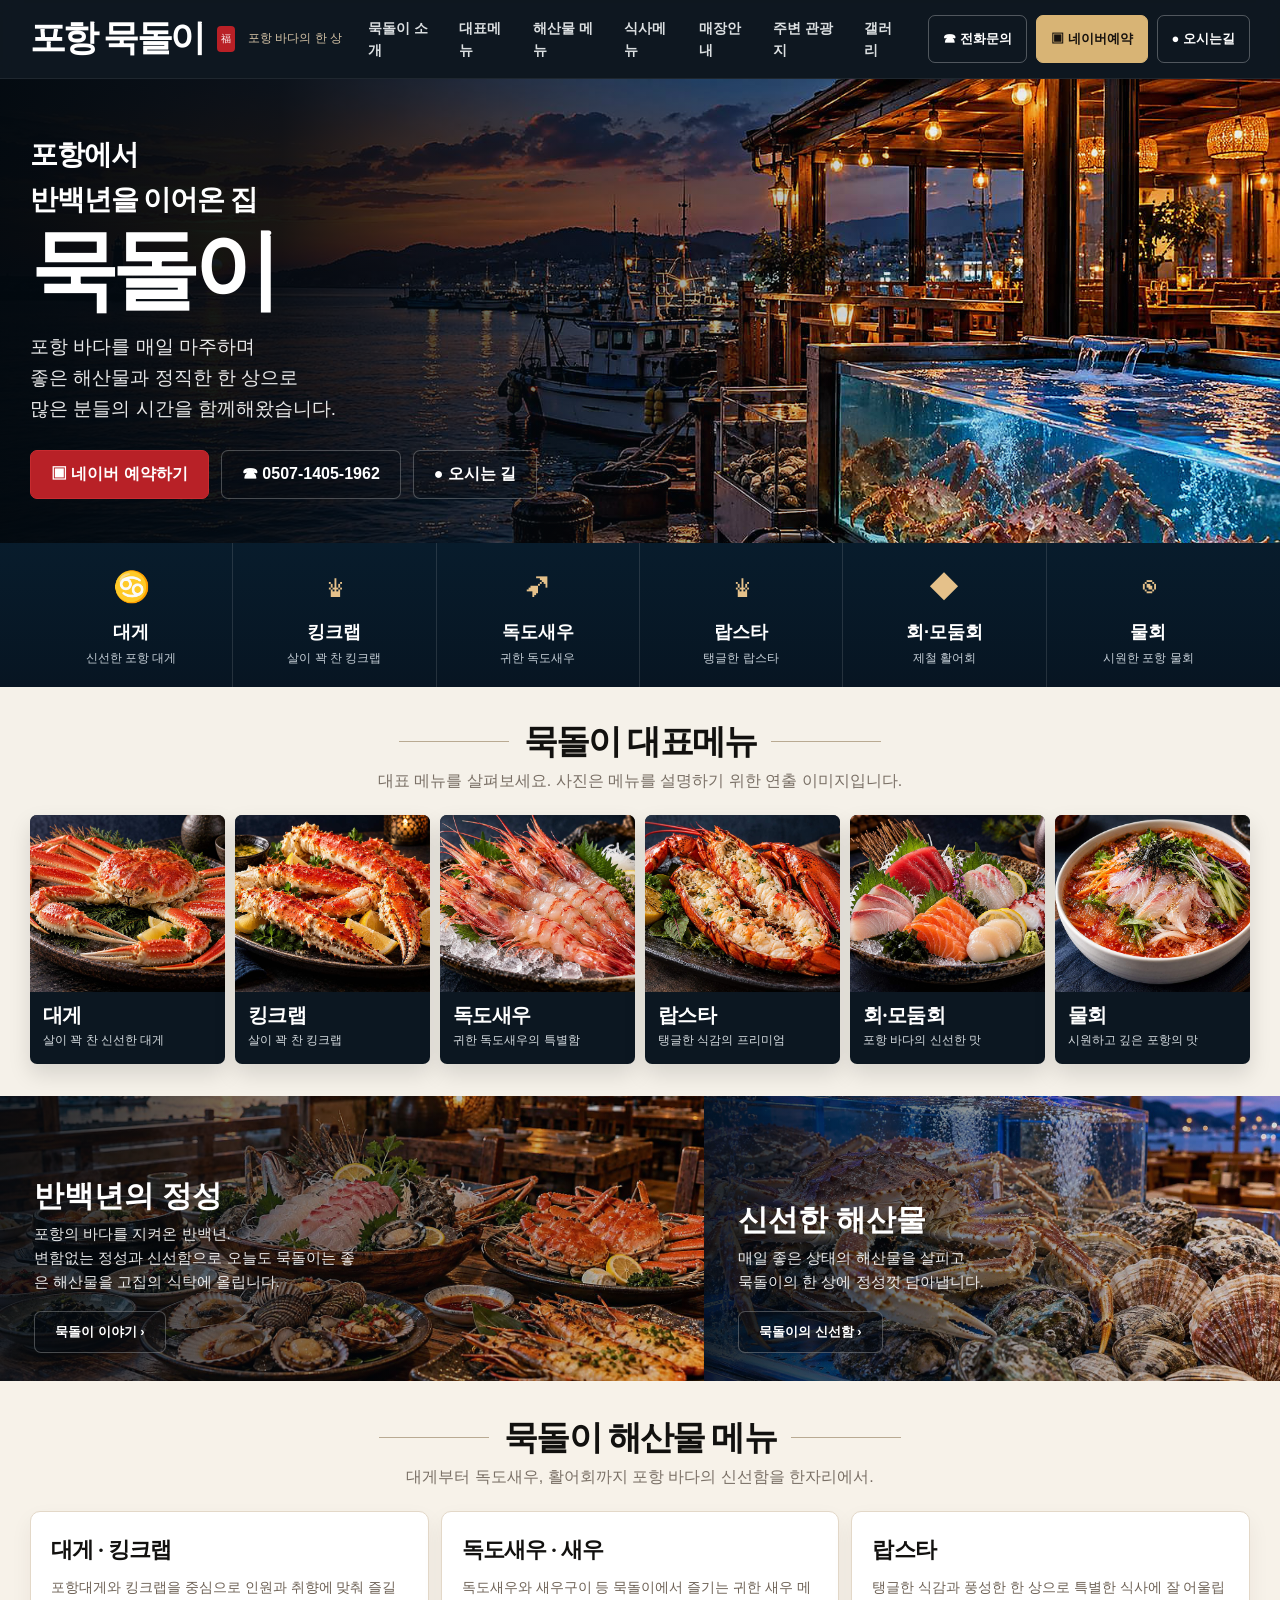
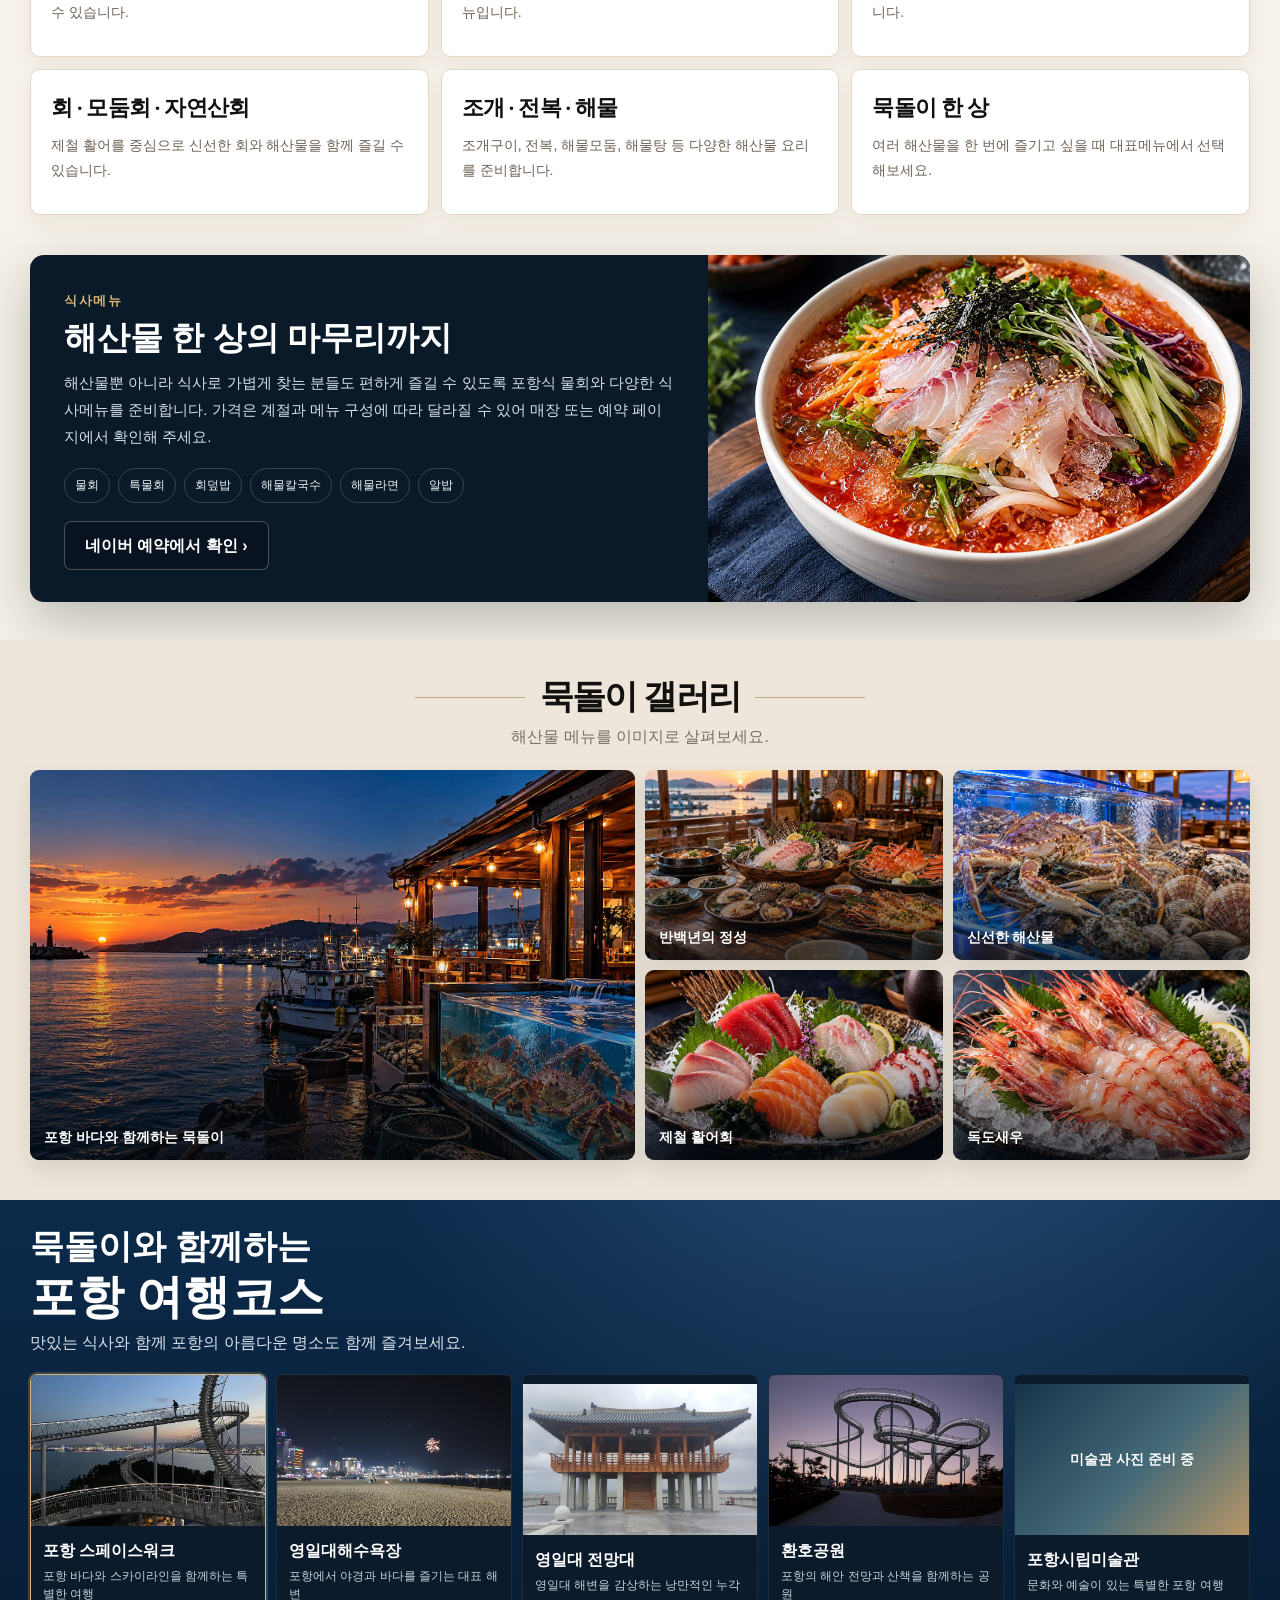
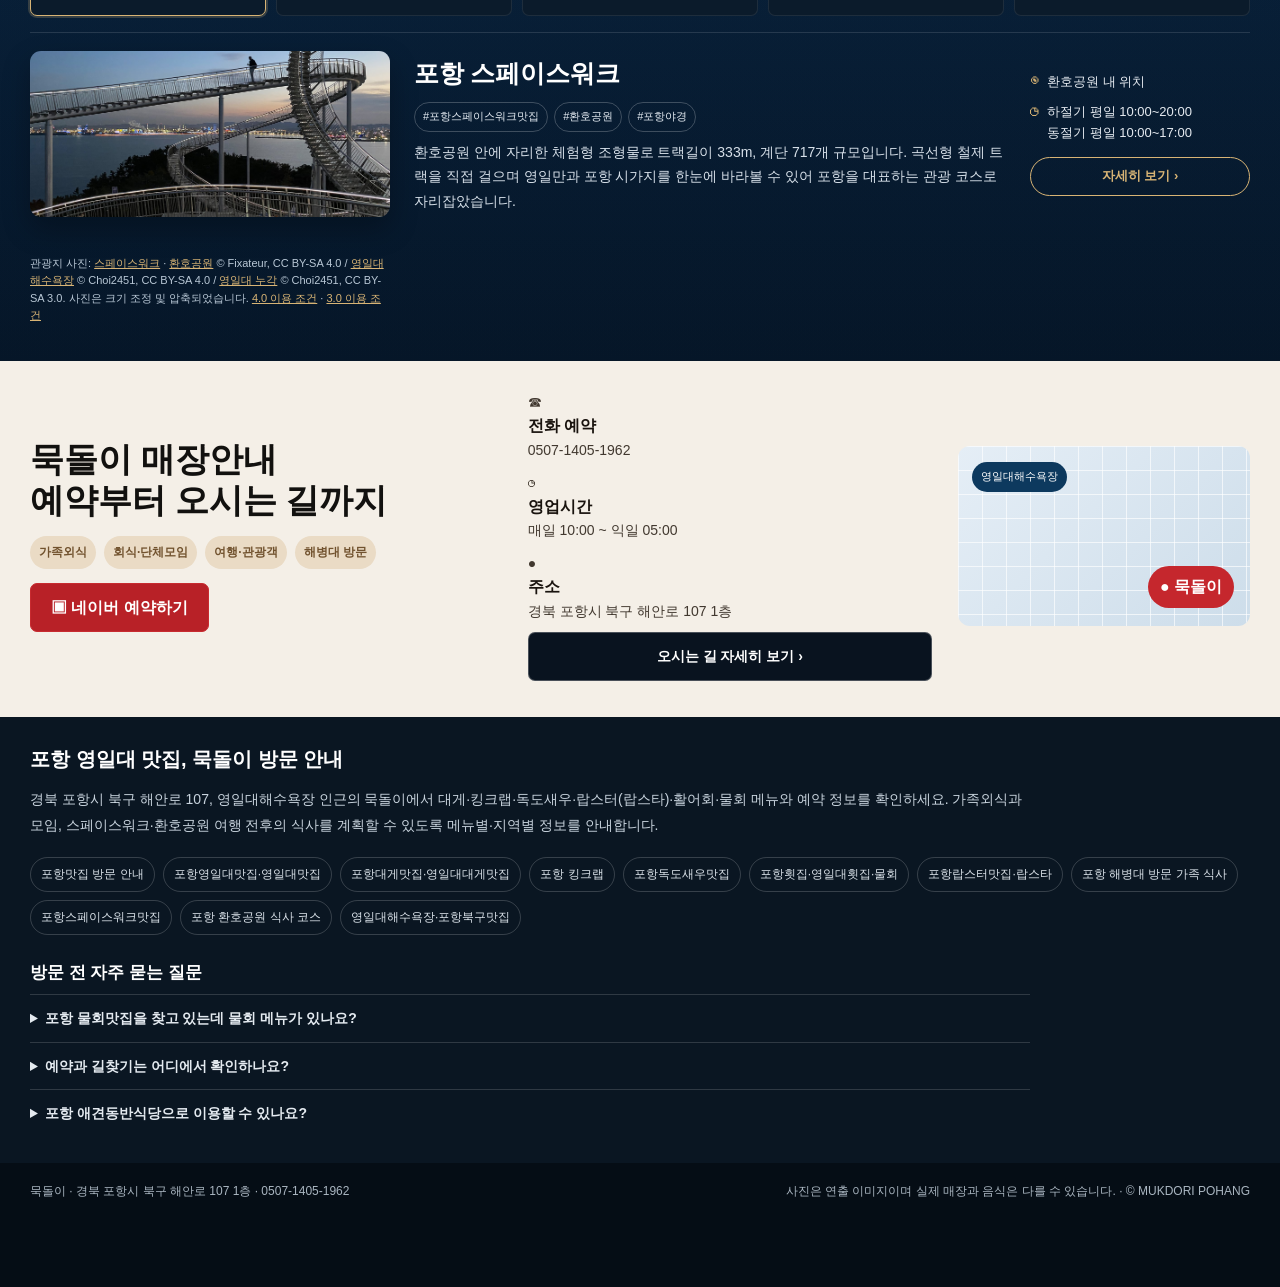
<file: index.html>
<!DOCTYPE html>
<html lang="ko"><head><meta charset="utf-8"/><meta content="width=device-width,initial-scale=1" name="viewport"/>
<title>포항 묵돌이 | 영일대 대게·독도새우·랍스터·횟집 맛집</title>


<meta name="naver-site-verification" content="5398d521da37b726388c5eb746aa3b7febbb604d" />
<link href="/style.css?v=20260929b" rel="stylesheet"/>



<meta name="description" content="포항 북구 영일대해수욕장 인근 해산물 식당 묵돌이. 대게, 킹크랩, 독도새우, 랍스터, 활어회, 물회 메뉴와 스페이스워크 관광 코스, 위치와 예약 정보를 확인하세요.">
<meta name="robots" content="index,follow,max-image-preview:large">
<link rel="canonical" href="https://mukdori-pohang.vercel.app/">
<meta property="og:title" content="포항 묵돌이 | 영일대 대게·독도새우·랍스터·횟집 맛집">
<meta property="og:description" content="포항 북구 영일대해수욕장 인근 해산물 식당 묵돌이. 대게, 킹크랩, 독도새우, 랍스터, 활어회, 물회 메뉴와 스페이스워크 관광 코스, 위치와 예약 정보를 확인하세요.">
<meta property="og:type" content="website">
<meta property="og:url" content="https://mukdori-pohang.vercel.app/">
<meta property="og:site_name" content="포항 묵돌이">
<meta property="og:locale" content="ko_KR">
<meta property="og:image" content="https://mukdori-pohang.vercel.app/assets/hero.jpg">
<meta property="og:image:alt" content="묵돌이 해산물 한 상 연출 이미지">
<meta name="twitter:card" content="summary_large_image">
<meta name="twitter:title" content="포항 묵돌이 | 영일대 대게·독도새우·랍스터·횟집 맛집">
<meta name="twitter:description" content="포항 북구 영일대해수욕장 인근 해산물 식당 묵돌이. 대게, 킹크랩, 독도새우, 랍스터, 활어회, 물회 메뉴와 스페이스워크 관광 코스, 위치와 예약 정보를 확인하세요.">
<meta name="twitter:image" content="https://mukdori-pohang.vercel.app/assets/hero.jpg">
<script type="application/ld+json">{"@context":"https://schema.org","@type":"Restaurant","@id":"https://mukdori-pohang.vercel.app/#restaurant","name":"묵돌이","alternateName":"포항 묵돌이","url":"https://mukdori-pohang.vercel.app/","description":"포항 북구 영일대해수욕장 인근 해산물 식당 묵돌이. 대게, 킹크랩, 독도새우, 랍스터, 활어회, 물회 메뉴와 스페이스워크 관광 코스, 위치와 예약 정보를 확인하세요.","telephone":"0507-1405-1962","address":{"@type":"PostalAddress","streetAddress":"해안로 107 1층","addressLocality":"포항시 북구","addressRegion":"경상북도","addressCountry":"KR"},"servesCuisine":["해산물","대게","킹크랩","독도새우","랍스터","활어회","물회"],"image":"https://mukdori-pohang.vercel.app/assets/hero.jpg","hasMenu":"https://mukdori-pohang.vercel.app/#menu","acceptsReservations":"https://naver.me/xYQTdLoP","sameAs":["https://naver.me/xYQTdLoP"]}</script>
</head><body>
<header class="header"><div class="wrap header-inner"><a class="brand" href="#top"><span class="brand-logo">포항 묵돌이</span><span class="brand-stamp">福</span><span class="brand-sub">포항 바다의 한 상</span></a><nav class="nav"><a href="#story">묵돌이 소개</a><a href="#menu">대표메뉴</a><a href="#seafood">해산물 메뉴</a><a href="#meals">식사메뉴</a><a href="#store">매장안내</a><a href="#travel">주변 관광지</a><a href="#gallery">갤러리</a></nav><div class="head-actions"><a class="head-btn" href="tel:050714051962">☎ 전화문의</a><a class="head-btn gold" href="https://naver.me/xYQTdLoP" rel="noopener" target="_blank">▣ 네이버예약</a><a class="head-btn" href="#store">● 오시는길</a></div></div></header>
<main id="top">
<section class="hero"><div class="hero-inner"><div class="hero-copy"><div class="hero-kicker">포항에서<br/>반백년을 이어온 집</div><h1 class="hero-title">묵돌이</h1><p class="hero-desc">포항 바다를 매일 마주하며<br/>좋은 해산물과 정직한 한 상으로<br/>많은 분들의 시간을 함께해왔습니다.</p><div class="hero-actions"><a class="btn red" href="https://naver.me/xYQTdLoP" rel="noopener" target="_blank">▣ 네이버 예약하기</a><a class="btn" href="tel:050714051962">☎ 0507-1405-1962</a><a class="btn" href="#store">● 오시는 길</a></div></div></div></section>
<section class="quick"><div class="wrap quick-grid"><a class="quick-item" href="#seafood"><span class="quick-icon">♋</span><b>대게</b><small>신선한 포항 대게</small></a><a class="quick-item" href="#seafood"><span class="quick-icon">♛</span><b>킹크랩</b><small>살이 꽉 찬 킹크랩</small></a><a class="quick-item" href="#seafood"><span class="quick-icon">➶</span><b>독도새우</b><small>귀한 독도새우</small></a><a class="quick-item" href="#seafood"><span class="quick-icon">♛</span><b>랍스타</b><small>탱글한 랍스타</small></a><a class="quick-item" href="#seafood"><span class="quick-icon">◆</span><b>회·모둠회</b><small>제철 활어회</small></a><a class="quick-item" href="#menu"><span class="quick-icon">◉</span><b>물회</b><small>시원한 포항 물회</small></a></div></section>
<section class="section" id="menu"><div class="wrap"><div class="section-head"><div class="rule"><h2>묵돌이 대표메뉴</h2></div><p>대표 메뉴를 살펴보세요. 사진은 메뉴를 설명하기 위한 연출 이미지입니다.</p></div><div class="menu-grid"><div class="menu-card"><div class="menu-photo" style="background-image:url('assets/menu-daege.jpg?v=20260929b')"></div><div class="menu-body"><b>대게</b><small>살이 꽉 찬 신선한 대게</small></div></div><div class="menu-card"><div class="menu-photo" style="background-image:url('assets/menu-kingcrab.jpg?v=20260929b')"></div><div class="menu-body"><b>킹크랩</b><small>살이 꽉 찬 킹크랩</small></div></div><div class="menu-card"><div class="menu-photo" style="background-image:url('assets/menu-dokdo.jpg?v=20260929b')"></div><div class="menu-body"><b>독도새우</b><small>귀한 독도새우의 특별함</small></div></div><div class="menu-card"><div class="menu-photo" style="background-image:url('assets/menu-lobster.jpg?v=20260929b')"></div><div class="menu-body"><b>랍스타</b><small>탱글한 식감의 프리미엄</small></div></div><div class="menu-card"><div class="menu-photo" style="background-image:url('assets/menu-sashimi.jpg?v=20260929b')"></div><div class="menu-body"><b>회·모둠회</b><small>포항 바다의 신선한 맛</small></div></div><div class="menu-card"><div class="menu-photo" style="background-image:url('assets/menu-mulhoe.jpg?v=20260929b')"></div><div class="menu-body"><b>물회</b><small>시원하고 깊은 포항의 맛</small></div></div></div></section>
<section class="story-feature" id="story"><div class="feature-pair"><div class="feature legacy"><div class="feature-copy"><h3>반백년의 정성</h3><p>포항의 바다를 지켜온 반백년.<br/>변함없는 정성과 신선함으로 오늘도 묵돌이는 좋은 해산물을 고집의 식탁에 올립니다.</p><a class="btn" href="#story">묵돌이 이야기 ›</a></div></div><div class="feature tank"><div class="feature-copy"><h3>신선한 해산물</h3><p>매일 좋은 상태의 해산물을 살피고<br/>묵돌이의 한 상에 정성껏 담아냅니다.</p><a class="btn" href="#menu">묵돌이의 신선함 ›</a></div></div></div></section>
<section class="info-section" id="seafood"><div class="wrap"><div class="section-head"><div class="rule"><h2>묵돌이 해산물 메뉴</h2></div><p>대게부터 독도새우, 활어회까지 포항 바다의 신선함을 한자리에서.</p></div><div class="info-card-grid">
<div class="info-card"><b>대게 · 킹크랩</b><p>포항대게와 킹크랩을 중심으로 인원과 취향에 맞춰 즐길 수 있습니다.</p></div>
<div class="info-card"><b>독도새우 · 새우</b><p>독도새우와 새우구이 등 묵돌이에서 즐기는 귀한 새우 메뉴입니다.</p></div>
<div class="info-card"><b>랍스타</b><p>탱글한 식감과 풍성한 한 상으로 특별한 식사에 잘 어울립니다.</p></div>
<div class="info-card"><b>회 · 모둠회 · 자연산회</b><p>제철 활어를 중심으로 신선한 회와 해산물을 함께 즐길 수 있습니다.</p></div>
<div class="info-card"><b>조개 · 전복 · 해물</b><p>조개구이, 전복, 해물모둠, 해물탕 등 다양한 해산물 요리를 준비합니다.</p></div>
<div class="info-card"><b>묵돌이 한 상</b><p>여러 해산물을 한 번에 즐기고 싶을 때 대표메뉴에서 선택해보세요.</p></div>
</div>

</div></section>
<section class="meal-section" id="meals"><div class="wrap meal-wrap"><div class="meal-copy"><span class="eyebrow-text">식사메뉴</span><h2>해산물 한 상의 마무리까지</h2><p>해산물뿐 아니라 식사로 가볍게 찾는 분들도 편하게 즐길 수 있도록 포항식 물회와 다양한 식사메뉴를 준비합니다. 가격은 계절과 메뉴 구성에 따라 달라질 수 있어 매장 또는 예약 페이지에서 확인해 주세요.</p><div class="meal-tags"><span>물회</span><span>특물회</span><span>회덮밥</span><span>해물칼국수</span><span>해물라면</span><span>알밥</span></div><a class="btn dark" href="https://naver.me/xYQTdLoP" rel="noopener" target="_blank">네이버 예약에서 확인 ›</a></div><div class="meal-photo" style="background-image:url('assets/menu-mulhoe.jpg?v=20260929b')"></div></div></section>
<section class="gallery-section" id="gallery"><div class="wrap"><div class="section-head"><div class="rule"><h2>묵돌이 갤러리</h2></div><p>해산물 메뉴를 이미지로 살펴보세요.</p></div><div class="gallery-grid"><div class="gallery-item wide" style="background-image:url('assets/hero.jpg?v=20260929b')"><span>포항 바다와 함께하는 묵돌이</span></div><div class="gallery-item" style="background-image:url('assets/legacy.jpg?v=20260929b')"><span>반백년의 정성</span></div><div class="gallery-item" style="background-image:url('assets/tank.jpg?v=20260929b')"><span>신선한 해산물</span></div><div class="gallery-item" style="background-image:url('assets/menu-sashimi.jpg?v=20260929b')"><span>제철 활어회</span></div><div class="gallery-item" style="background-image:url('assets/menu-dokdo.jpg?v=20260929b')"><span>독도새우</span></div></div></div></section>
<section class="travel" id="travel"><div class="wrap travel-inner"><div class="travel-head"><h2>묵돌이와 함께하는<span>포항 여행코스</span></h2><p>맛있는 식사와 함께 포항의 아름다운 명소도 함께 즐겨보세요.</p></div><div class="tour-card-grid" id="tourCards">
<button class="tour-card active" data-id="spacewalk"><div class="tour-photo" style="background-image:url('assets/tour-spacewalk.jpg?v=20260929b')"></div><div class="tour-body"><b>포항 스페이스워크</b><small>포항 바다와 스카이라인을 함께하는 특별한 여행</small></div></button>
<button class="tour-card" data-id="beach"><div class="tour-photo" style="background-image:url('assets/tour-beach.jpg?v=20260929b')"></div><div class="tour-body"><b>영일대해수욕장</b><small>포항에서 야경과 바다를 즐기는 대표 해변</small></div></button>
<button class="tour-card" data-id="observatory"><div class="tour-photo" style="background-image:url('assets/tour-observatory.jpg?v=20260929b')"></div><div class="tour-body"><b>영일대 전망대</b><small>영일대 해변을 감상하는 낭만적인 누각</small></div></button>
<button class="tour-card" data-id="hwanho"><div class="tour-photo" style="background-image:url('assets/tour-hwanho.jpg?v=20260929b')"></div><div class="tour-body"><b>환호공원</b><small>포항의 해안 전망과 산책을 함께하는 공원</small></div></button>
<button class="tour-card" data-id="museum"><div class="tour-photo" style="background-image:url('assets/tour-museum.jpg?v=20260929b')"></div><div class="tour-body"><b>포항시립미술관</b><small>문화와 예술이 있는 특별한 포항 여행</small></div></button>
</div><div class="tour-detail"><div class="detail-image" id="tourDetailImage" style="background-image:url('assets/tour-spacewalk.jpg?v=20260929b')"></div><div class="detail-text"><h3 id="tourTitle">포항 스페이스워크</h3><div class="hashes" id="tourHashes"><span class="hash">#포항스페이스워크맛집</span><span class="hash">#환호공원</span><span class="hash">#포항야경</span></div><p id="tourDesc">환호공원 안에 자리한 체험형 조형물로 트랙길이 333m, 계단 717개 규모입니다. 곡선형 철제 트랙을 직접 걸으며 영일만과 포항 시가지를 한눈에 바라볼 수 있어 포항을 대표하는 관광 코스로 자리잡았습니다.</p></div><div class="detail-meta" id="tourMeta"><div class="meta-row"><span class="meta-icon">◉</span><span>환호공원 내 위치</span></div><div class="meta-row"><span class="meta-icon">◷</span><span>하절기 평일 10:00~20:00<br/>동절기 평일 10:00~17:00</span></div><a class="meta-btn" href="https://map.naver.com/p/search/%ED%8F%AC%ED%95%AD%20%EC%8A%A4%ED%8E%98%EC%9D%B4%EC%8A%A4%EC%9B%8C%ED%81%AC" id="tourMap" rel="noopener" target="_blank">자세히 보기 ›</a></div><p class="photo-credits">관광지 사진: <a href="https://commons.wikimedia.org/wiki/File:SpaceWalk_(walkable_sculpture,_Pohang_2021)_Mutter_Genth_03.jpg" target="_blank" rel="noopener">스페이스워크</a> · <a href="https://commons.wikimedia.org/wiki/File:SpaceWalk_(walkable_sculpture,_Pohang_2021)_Mutter_Genth_01.jpg" target="_blank" rel="noopener">환호공원</a> © Fixateur, CC BY-SA 4.0 / <a href="https://commons.wikimedia.org/wiki/File:Yeongildae_Beach_at_night_on_March_2nd,_2019.jpg" target="_blank" rel="noopener">영일대해수욕장</a> © Choi2451, CC BY-SA 4.0 / <a href="https://commons.wikimedia.org/wiki/File:Yeongildae_Pavilion_on_September_19th,_2016.jpg" target="_blank" rel="noopener">영일대 누각</a> © Choi2451, CC BY-SA 3.0. 사진은 크기 조정 및 압축되었습니다. <a href="https://creativecommons.org/licenses/by-sa/4.0/" target="_blank" rel="noopener">4.0 이용 조건</a> · <a href="https://creativecommons.org/licenses/by-sa/3.0/" target="_blank" rel="noopener">3.0 이용 조건</a></p></div></section>
<section class="visit" id="store"><div class="wrap visit-grid"><div><h2>묵돌이 매장안내<br/>예약부터 오시는 길까지</h2><div class="chips"><span class="chip">가족외식</span><span class="chip">회식·단체모임</span><span class="chip">여행·관광객</span><span class="chip">해병대 방문</span></div><a class="btn red" href="https://naver.me/xYQTdLoP" rel="noopener" target="_blank">▣ 네이버 예약하기</a></div><div class="visit-info"><div>☎ <b>전화 예약</b>0507-1405-1962</div><div>◷ <b>영업시간</b>매일 10:00 ~ 익일 05:00</div><div>● <b>주소</b>경북 포항시 북구 해안로 107 1층</div><a class="btn dark" href="https://naver.me/xYQTdLoP" rel="noopener" target="_blank">오시는 길 자세히 보기 ›</a></div><div class="map-box"><div class="map-label">영일대해수욕장</div><div class="map-pin">● 묵돌이</div></div></div></section>
<section class="seo-band" id="visit-guide"><div class="wrap"><h2>포항 영일대 맛집, 묵돌이 방문 안내</h2>
<p class="seo-intro">경북 포항시 북구 해안로 107, 영일대해수욕장 인근의 묵돌이에서 대게·킹크랩·독도새우·랍스터(랍스타)·활어회·물회 메뉴와 예약 정보를 확인하세요. 가족외식과 모임, 스페이스워크·환호공원 여행 전후의 식사를 계획할 수 있도록 메뉴별·지역별 정보를 안내합니다.</p>
<nav class="seo-links" aria-label="메뉴와 포항 여행별 상세 안내"><a href="/pohang-matjip/">포항맛집 방문 안내</a><a href="/yeongildae-matjip/">포항영일대맛집·영일대맛집</a><a href="/pohang-daegae/">포항대게맛집·영일대대게맛집</a><a href="/pohang-kingcrab/">포항 킹크랩</a><a href="/pohang-dokdo-shrimp/">포항독도새우맛집</a><a href="/pohang-hoetjip/">포항횟집·영일대횟집·물회</a><a href="/pohang-lobster/">포항랍스터맛집·랍스타</a><a href="/pohang-marine-matjip/">포항 해병대 방문 가족 식사</a><a href="/spacewalk-matjip/">포항스페이스워크맛집</a><a href="/hwanho-park-matjip/">포항 환호공원 식사 코스</a><a href="/yeongildae-beach-matjip/">영일대해수욕장·포항북구맛집</a></nav>
<div class="seo-faq"><h3>방문 전 자주 묻는 질문</h3>
<details><summary>포항 물회맛집을 찾고 있는데 물회 메뉴가 있나요?</summary><p>홈페이지에 물회·특물회와 식사 메뉴를 소개하고 있습니다. 당일 주문 가능 여부와 가격은 전화 또는 네이버 예약 페이지에서 확인해 주세요.</p></details>
<details><summary>예약과 길찾기는 어디에서 확인하나요?</summary><p>기존 네이버 예약 버튼에서 매장 정보를 확인하거나 0507-1405-1962로 문의할 수 있습니다. 매장은 경북 포항시 북구 해안로 107, 1층입니다.</p></details>
<details><summary>포항 애견동반식당으로 이용할 수 있나요?</summary><p>반려견 동반 가능 여부와 좌석·이동장 등 이용 조건은 방문 전에 매장으로 문의해 주세요.</p></details>
</div></div></section>
</main><footer class="footer"><div class="wrap footer-in"><div>묵돌이 · 경북 포항시 북구 해안로 107 1층 · 0507-1405-1962</div><div>사진은 연출 이미지이며 실제 매장과 음식은 다를 수 있습니다. · © MUKDORI POHANG</div></div></footer><div class="mobile-bar"><a href="tel:050714051962">☎ 전화</a><a href="https://naver.me/xYQTdLoP" rel="noopener" target="_blank">▣ 예약</a><a href="#store">● 길찾기</a></div>
<script>
const tours={
spacewalk:{title:'포항 스페이스워크',img:'assets/tour-spacewalk.jpg?v=20260929b',hashes:['#포항스페이스워크맛집','#환호공원','#포항야경'],desc:'환호공원 안에 자리한 체험형 조형물로 트랙길이 333m, 계단 717개 규모입니다. 곡선형 철제 트랙을 직접 걸으며 영일만과 포항 시가지를 한눈에 바라볼 수 있어 포항을 대표하는 관광 코스로 자리잡았습니다.',meta:['환호공원 내 위치','하절기 평일 10:00~20:00 · 주말/휴일 10:00~21:00','동절기 평일 10:00~17:00 · 주말/휴일 10:00~18:00'],url:'https://map.naver.com/p/search/%ED%8F%AC%ED%95%AD%20%EC%8A%A4%ED%8E%98%EC%9D%B4%EC%8A%A4%EC%9B%8C%ED%81%AC'},
beach:{title:'영일대해수욕장',img:'assets/tour-beach.jpg?v=20260929b',hashes:['#포항영일대해수욕장맛집','#포항영일대맛집','#영일대야경'],desc:'포항을 대표하는 도심형 해변입니다. 포스코 야경과 바다 풍경, 해상누각이 어우러져 낮에는 산책, 밤에는 야경을 즐기기 좋습니다. 묵돌이와 같은 해안로 동선에서 함께 즐기기 좋은 대표 코스입니다.',meta:['포항시 북구 영일대 일원','2026 해수욕장 개장 7월 11일~8월 23일','해상누각·야경·산책'],url:'https://map.naver.com/p/search/%EC%98%81%EC%9D%BC%EB%8C%80%ED%95%B4%EC%88%98%EC%9A%95%EC%9E%A5'},
observatory:{title:'영일대 전망대 · 해상누각',img:'assets/tour-observatory.jpg?v=20260929b',hashes:['#영일대맛집','#포항야경','#영일대해상누각'],desc:'영일대해수욕장의 상징적인 해상누각입니다. 바다 위에서 포항의 해안선과 야경을 감상할 수 있어 산책 코스의 포인트로 사랑받습니다. 식사 전후 가볍게 걷기 좋은 거리입니다.',meta:['영일대해수욕장 내','바다 위 누각 전망','야경 추천'],url:'https://map.naver.com/p/search/%EC%98%81%EC%9D%BC%EB%8C%80%20%ED%95%B4%EC%83%81%EB%88%84%EA%B0%81'},
hwanho:{title:'환호공원',img:'assets/tour-hwanho.jpg?v=20260929b',hashes:['#포항환호공원맛집','#포항스페이스워크','#포항산책'],desc:'해안 절벽과 수목, 바다 전망을 함께 즐길 수 있는 포항의 대표 공원입니다. 산책로와 전망대, 포항시립미술관, 스페이스워크가 함께 있어 식사와 관광을 묶기 좋은 코스입니다.',meta:['경북 포항시 북구 환호공원길 30','산책로·전망대·시립미술관','스페이스워크 함께 방문'],url:'https://map.naver.com/p/search/%ED%99%98%ED%98%B8%EA%B3%B5%EC%9B%90'},
museum:{title:'포항시립미술관',img:'assets/tour-museum.jpg?v=20260929b',hashes:['#포항시립미술관','#환호공원','#포항문화여행'],desc:'환호공원 안에서 자연 산책과 함께 문화예술을 즐길 수 있는 공간입니다. 포항의 바다 풍경과 전시 관람을 한 일정에 묶기 좋아 날씨나 계절에 따라 여행 코스를 풍성하게 만들어줍니다.',meta:['환호공원 내 위치','전시·문화예술','산책과 함께 즐기는 코스'],url:'https://map.naver.com/p/search/%ED%8F%AC%ED%95%AD%EC%8B%9C%EB%A6%BD%EB%AF%B8%EC%88%A0%EA%B4%80'}
};
const cards=document.querySelectorAll('.tour-card');const title=document.getElementById('tourTitle');const desc=document.getElementById('tourDesc');const img=document.getElementById('tourDetailImage');const hashes=document.getElementById('tourHashes');const meta=document.getElementById('tourMeta');const map=document.getElementById('tourMap');
cards.forEach(card=>card.addEventListener('click',()=>{cards.forEach(c=>c.classList.remove('active'));card.classList.add('active');const t=tours[card.dataset.id];title.textContent=t.title;desc.textContent=t.desc;img.style.backgroundImage=`url('${t.img}')`;img.parentElement.classList.toggle('no-photo',card.dataset.id==='museum');hashes.innerHTML=t.hashes.map(h=>`<span class="hash">${h}</span>`).join('');meta.innerHTML=t.meta.map((m,i)=>`<div class="meta-row"><span class="meta-icon">${i===1?'◷':'◉'}</span><span>${m}</span></div>`).join('')+`<a class="meta-btn" href="${t.url}" target="_blank" rel="noopener">자세히 보기 ›</a>`;}));
</script></body></html>
</file>
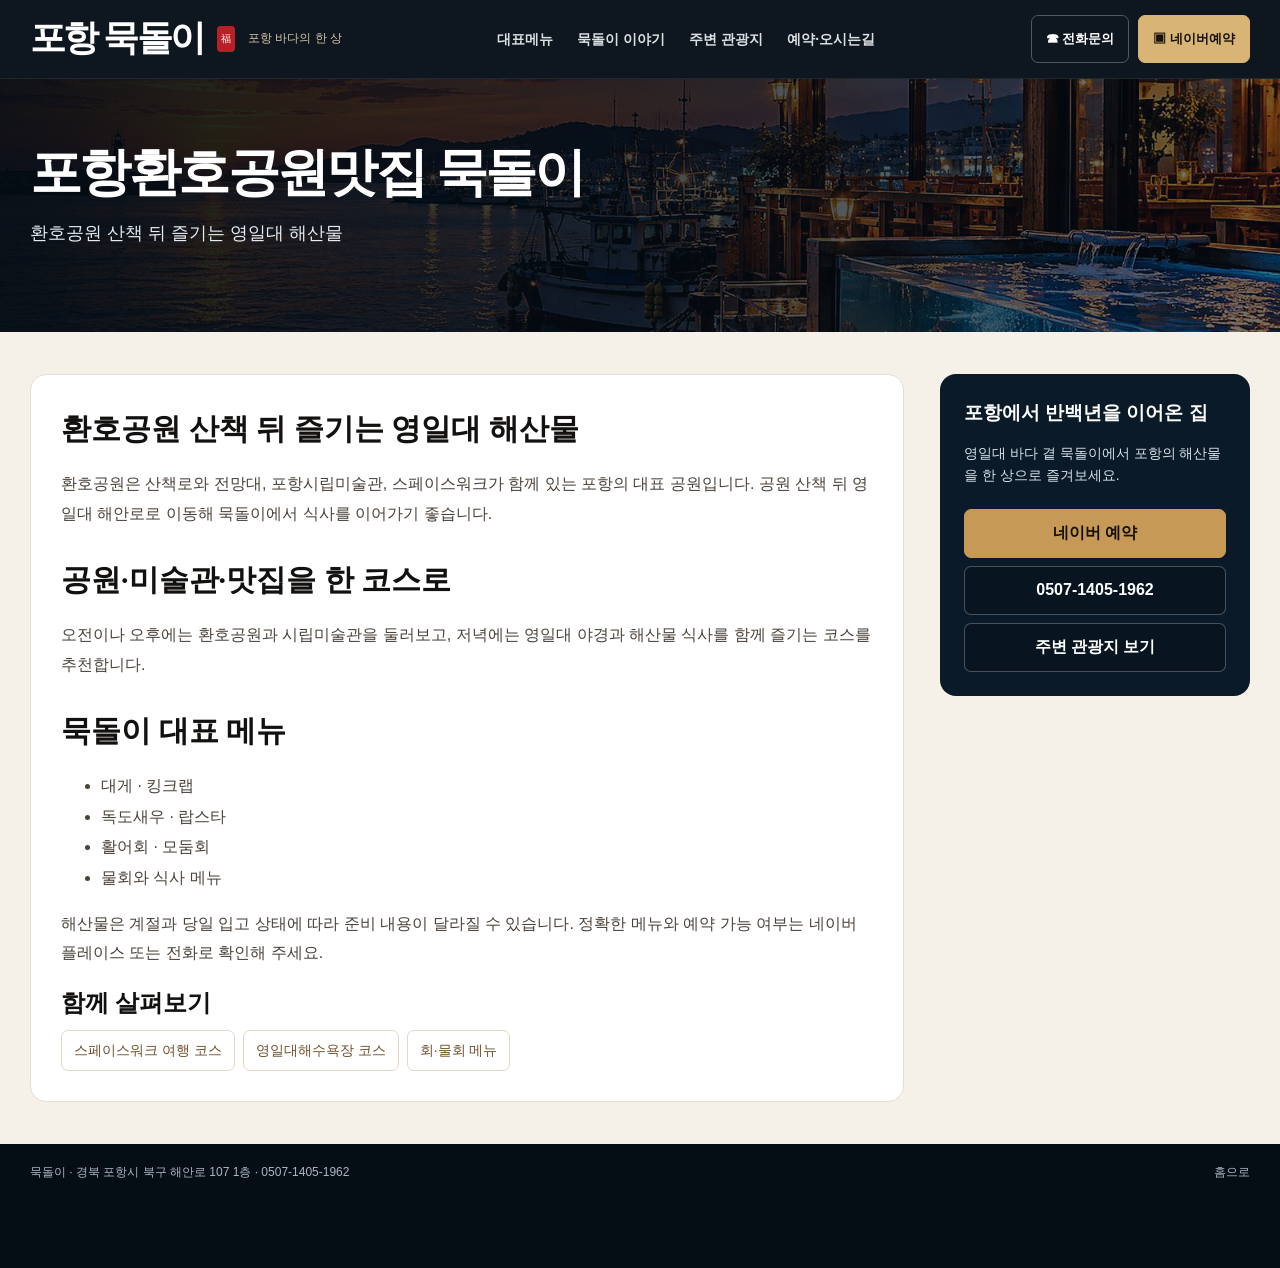
<file: hwanho-park-matjip/index.html>
<!doctype html><html lang="ko"><head><meta charset="utf-8"><meta name="viewport" content="width=device-width,initial-scale=1"><title>포항환호공원맛집 묵돌이 | 영일대 해산물</title><link rel="stylesheet" href="../style.css?v=20260929b">
<meta name="description" content="포항 환호공원과 시립미술관 방문 후 영일대 묵돌이에서 해산물 식사를 계획해 보세요.">
<meta name="robots" content="index,follow,max-image-preview:large">
<link rel="canonical" href="https://mukdori-pohang.vercel.app/hwanho-park-matjip/">
<meta property="og:title" content="포항환호공원맛집 묵돌이 | 영일대 해산물">
<meta property="og:description" content="포항 환호공원과 시립미술관 방문 후 영일대 묵돌이에서 해산물 식사를 계획해 보세요.">
<meta property="og:type" content="website">
<meta property="og:url" content="https://mukdori-pohang.vercel.app/hwanho-park-matjip/">
<meta property="og:site_name" content="포항 묵돌이">
<meta property="og:locale" content="ko_KR">
<meta property="og:image" content="https://mukdori-pohang.vercel.app/assets/hero.jpg">
<meta property="og:image:alt" content="묵돌이 해산물 한 상 연출 이미지">
<meta name="twitter:card" content="summary_large_image">
<meta name="twitter:title" content="포항환호공원맛집 묵돌이 | 영일대 해산물">
<meta name="twitter:description" content="포항 환호공원과 시립미술관 방문 후 영일대 묵돌이에서 해산물 식사를 계획해 보세요.">
<meta name="twitter:image" content="https://mukdori-pohang.vercel.app/assets/hero.jpg">
<script type="application/ld+json">{"@context":"https://schema.org","@graph":[{"@type":"WebPage","@id":"https://mukdori-pohang.vercel.app/hwanho-park-matjip/#webpage","url":"https://mukdori-pohang.vercel.app/hwanho-park-matjip/","name":"포항환호공원맛집 묵돌이 | 영일대 해산물","description":"포항 환호공원과 시립미술관 방문 후 영일대 묵돌이에서 해산물 식사를 계획해 보세요.","inLanguage":"ko-KR","about":{"@id":"https://mukdori-pohang.vercel.app/#restaurant"},"breadcrumb":{"@id":"https://mukdori-pohang.vercel.app/hwanho-park-matjip/#breadcrumb"}},{"@type":"BreadcrumbList","@id":"https://mukdori-pohang.vercel.app/hwanho-park-matjip/#breadcrumb","itemListElement":[{"@type":"ListItem","position":1,"name":"포항 묵돌이","item":"https://mukdori-pohang.vercel.app/"},{"@type":"ListItem","position":2,"name":"포항환호공원맛집 묵돌이","item":"https://mukdori-pohang.vercel.app/hwanho-park-matjip/"}]}]}</script>
</head><body><header class="header"><div class="wrap header-inner"><a class="brand" href="../"><span class="brand-logo">포항 묵돌이</span><span class="brand-stamp">福</span><span class="brand-sub">포항 바다의 한 상</span></a><nav class="nav"><a href="../#menu">대표메뉴</a><a href="../#story">묵돌이 이야기</a><a href="../#travel">주변 관광지</a><a href="../#store">예약·오시는길</a></nav><div class="head-actions"><a class="head-btn" href="tel:050714051962">☎ 전화문의</a><a class="head-btn gold" href="https://naver.me/xYQTdLoP" target="_blank" rel="noopener">▣ 네이버예약</a></div></div></header><section class="subhero"><div class="wrap"><h1>포항환호공원맛집 묵돌이</h1><p>환호공원 산책 뒤 즐기는 영일대 해산물</p></div></section><main class="content"><div class="wrap content-grid"><article class="article"><h2>환호공원 산책 뒤 즐기는 영일대 해산물</h2><p>환호공원은 산책로와 전망대, 포항시립미술관, 스페이스워크가 함께 있는 포항의 대표 공원입니다. 공원 산책 뒤 영일대 해안로로 이동해 묵돌이에서 식사를 이어가기 좋습니다.</p><h2>공원·미술관·맛집을 한 코스로</h2><p>오전이나 오후에는 환호공원과 시립미술관을 둘러보고, 저녁에는 영일대 야경과 해산물 식사를 함께 즐기는 코스를 추천합니다.</p><h2>묵돌이 대표 메뉴</h2><ul><li>대게 · 킹크랩</li><li>독도새우 · 랍스타</li><li>활어회 · 모둠회</li><li>물회와 식사 메뉴</li></ul><p>해산물은 계절과 당일 입고 상태에 따라 준비 내용이 달라질 수 있습니다. 정확한 메뉴와 예약 가능 여부는 네이버 플레이스 또는 전화로 확인해 주세요.</p><nav class="related-links" aria-label="관련 메뉴와 방문 안내"><h2>함께 살펴보기</h2><div><a href="/spacewalk-matjip/">스페이스워크 여행 코스</a><a href="/yeongildae-beach-matjip/">영일대해수욕장 코스</a><a href="/pohang-hoetjip/">회·물회 메뉴</a></div></nav></article><aside class="sidebox"><h3>포항에서 반백년을 이어온 집</h3><p>영일대 바다 곁 묵돌이에서 포항의 해산물을 한 상으로 즐겨보세요.</p><a class="btn gold" href="https://naver.me/xYQTdLoP" target="_blank" rel="noopener">네이버 예약</a><a class="btn" href="tel:050714051962">0507-1405-1962</a><a class="btn" href="../#travel">주변 관광지 보기</a></aside></div></main><footer class="footer"><div class="wrap footer-in"><div>묵돌이 · 경북 포항시 북구 해안로 107 1층 · 0507-1405-1962</div><div><a href="../">홈으로</a></div></div></footer><div class="mobile-bar"><a href="tel:050714051962">☎ 전화</a><a href="https://naver.me/xYQTdLoP" target="_blank" rel="noopener">▣ 예약</a><a href="../#store">● 길찾기</a></div></body></html>
</file>
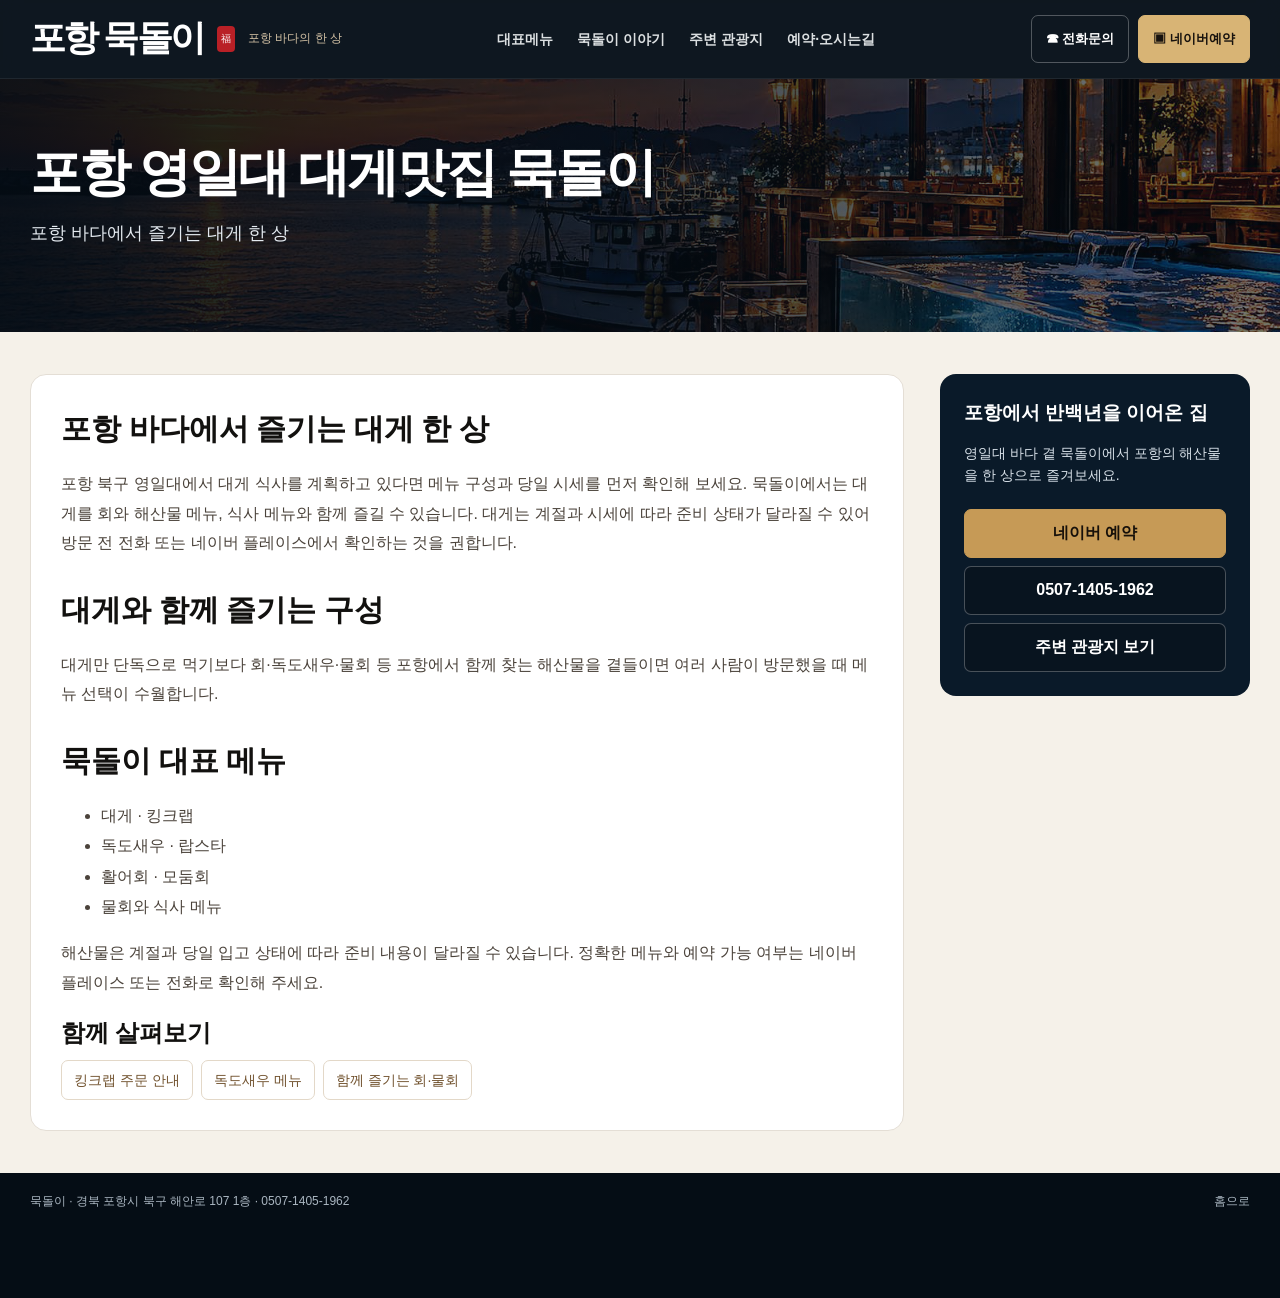
<file: pohang-daegae/index.html>
<!doctype html><html lang="ko"><head><meta charset="utf-8"><meta name="viewport" content="width=device-width,initial-scale=1"><title>포항대게맛집 묵돌이 | 영일대대게맛집·킹크랩</title><link rel="stylesheet" href="../style.css?v=20260929b">
<meta name="description" content="포항 대게와 영일대 대게 메뉴를 알아보세요. 묵돌이의 대게·킹크랩과 해산물 메뉴, 예약 및 당일 수급 안내.">
<meta name="robots" content="index,follow,max-image-preview:large">
<link rel="canonical" href="https://mukdori-pohang.vercel.app/pohang-daegae/">
<meta property="og:title" content="포항대게맛집 묵돌이 | 영일대대게맛집·킹크랩">
<meta property="og:description" content="포항 대게와 영일대 대게 메뉴를 알아보세요. 묵돌이의 대게·킹크랩과 해산물 메뉴, 예약 및 당일 수급 안내.">
<meta property="og:type" content="website">
<meta property="og:url" content="https://mukdori-pohang.vercel.app/pohang-daegae/">
<meta property="og:site_name" content="포항 묵돌이">
<meta property="og:locale" content="ko_KR">
<meta property="og:image" content="https://mukdori-pohang.vercel.app/assets/hero.jpg">
<meta property="og:image:alt" content="묵돌이 해산물 한 상 연출 이미지">
<meta name="twitter:card" content="summary_large_image">
<meta name="twitter:title" content="포항대게맛집 묵돌이 | 영일대대게맛집·킹크랩">
<meta name="twitter:description" content="포항 대게와 영일대 대게 메뉴를 알아보세요. 묵돌이의 대게·킹크랩과 해산물 메뉴, 예약 및 당일 수급 안내.">
<meta name="twitter:image" content="https://mukdori-pohang.vercel.app/assets/hero.jpg">
<script type="application/ld+json">{"@context":"https://schema.org","@graph":[{"@type":"WebPage","@id":"https://mukdori-pohang.vercel.app/pohang-daegae/#webpage","url":"https://mukdori-pohang.vercel.app/pohang-daegae/","name":"포항대게맛집 묵돌이 | 영일대대게맛집·킹크랩","description":"포항 대게와 영일대 대게 메뉴를 알아보세요. 묵돌이의 대게·킹크랩과 해산물 메뉴, 예약 및 당일 수급 안내.","inLanguage":"ko-KR","about":{"@id":"https://mukdori-pohang.vercel.app/#restaurant"},"breadcrumb":{"@id":"https://mukdori-pohang.vercel.app/pohang-daegae/#breadcrumb"}},{"@type":"BreadcrumbList","@id":"https://mukdori-pohang.vercel.app/pohang-daegae/#breadcrumb","itemListElement":[{"@type":"ListItem","position":1,"name":"포항 묵돌이","item":"https://mukdori-pohang.vercel.app/"},{"@type":"ListItem","position":2,"name":"포항대게맛집 묵돌이","item":"https://mukdori-pohang.vercel.app/pohang-daegae/"}]}]}</script>
</head><body><header class="header"><div class="wrap header-inner"><a class="brand" href="../"><span class="brand-logo">포항 묵돌이</span><span class="brand-stamp">福</span><span class="brand-sub">포항 바다의 한 상</span></a><nav class="nav"><a href="../#menu">대표메뉴</a><a href="../#story">묵돌이 이야기</a><a href="../#travel">주변 관광지</a><a href="../#store">예약·오시는길</a></nav><div class="head-actions"><a class="head-btn" href="tel:050714051962">☎ 전화문의</a><a class="head-btn gold" href="https://naver.me/xYQTdLoP" target="_blank" rel="noopener">▣ 네이버예약</a></div></div></header><section class="subhero"><div class="wrap"><h1>포항 영일대 대게맛집 묵돌이</h1><p>포항 바다에서 즐기는 대게 한 상</p></div></section><main class="content"><div class="wrap content-grid"><article class="article"><h2>포항 바다에서 즐기는 대게 한 상</h2><p>포항 북구 영일대에서 대게 식사를 계획하고 있다면 메뉴 구성과 당일 시세를 먼저 확인해 보세요. 묵돌이에서는 대게를 회와 해산물 메뉴, 식사 메뉴와 함께 즐길 수 있습니다. 대게는 계절과 시세에 따라 준비 상태가 달라질 수 있어 방문 전 전화 또는 네이버 플레이스에서 확인하는 것을 권합니다.</p><h2>대게와 함께 즐기는 구성</h2><p>대게만 단독으로 먹기보다 회·독도새우·물회 등 포항에서 함께 찾는 해산물을 곁들이면 여러 사람이 방문했을 때 메뉴 선택이 수월합니다.</p><h2>묵돌이 대표 메뉴</h2><ul><li>대게 · 킹크랩</li><li>독도새우 · 랍스타</li><li>활어회 · 모둠회</li><li>물회와 식사 메뉴</li></ul><p>해산물은 계절과 당일 입고 상태에 따라 준비 내용이 달라질 수 있습니다. 정확한 메뉴와 예약 가능 여부는 네이버 플레이스 또는 전화로 확인해 주세요.</p><nav class="related-links" aria-label="관련 메뉴와 방문 안내"><h2>함께 살펴보기</h2><div><a href="/pohang-kingcrab/">킹크랩 주문 안내</a><a href="/pohang-dokdo-shrimp/">독도새우 메뉴</a><a href="/pohang-hoetjip/">함께 즐기는 회·물회</a></div></nav></article><aside class="sidebox"><h3>포항에서 반백년을 이어온 집</h3><p>영일대 바다 곁 묵돌이에서 포항의 해산물을 한 상으로 즐겨보세요.</p><a class="btn gold" href="https://naver.me/xYQTdLoP" target="_blank" rel="noopener">네이버 예약</a><a class="btn" href="tel:050714051962">0507-1405-1962</a><a class="btn" href="../#travel">주변 관광지 보기</a></aside></div></main><footer class="footer"><div class="wrap footer-in"><div>묵돌이 · 경북 포항시 북구 해안로 107 1층 · 0507-1405-1962</div><div><a href="../">홈으로</a></div></div></footer><div class="mobile-bar"><a href="tel:050714051962">☎ 전화</a><a href="https://naver.me/xYQTdLoP" target="_blank" rel="noopener">▣ 예약</a><a href="../#store">● 길찾기</a></div></body></html>
</file>
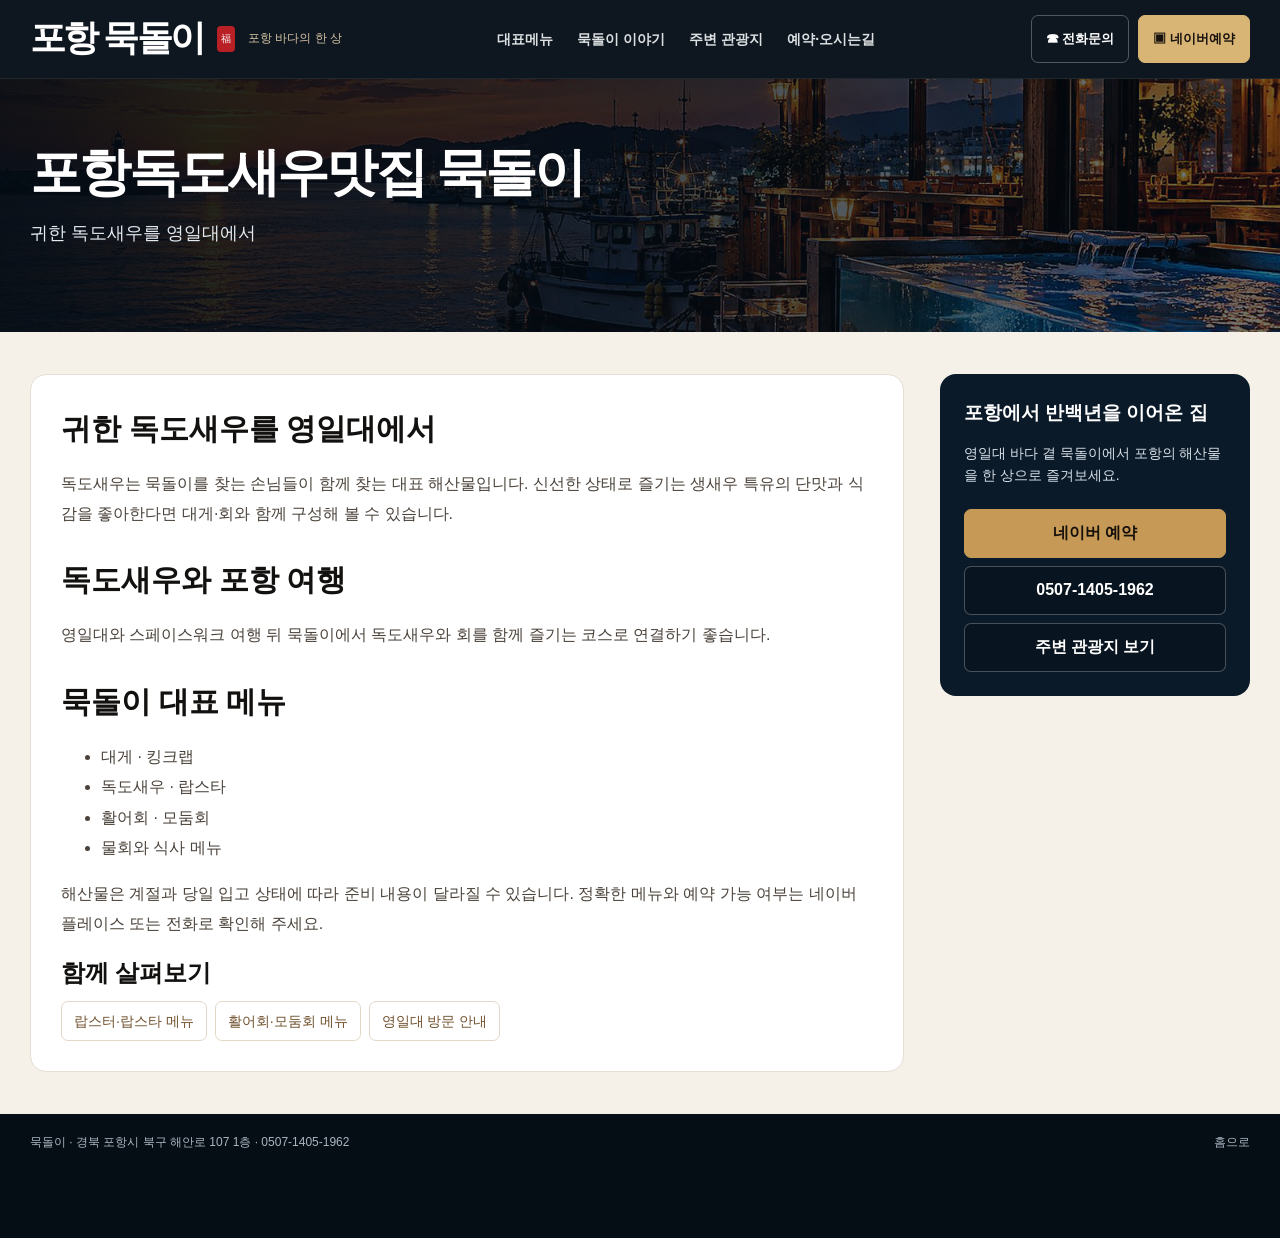
<file: pohang-dokdo-shrimp/index.html>
<!doctype html><html lang="ko"><head><meta charset="utf-8"><meta name="viewport" content="width=device-width,initial-scale=1"><title>포항독도새우맛집 묵돌이 | 영일대 독도새우</title><link rel="stylesheet" href="../style.css?v=20260929b">
<meta name="description" content="포항 독도새우와 대게, 활어회 메뉴를 찾는다면 영일대 묵돌이의 위치 및 예약 안내를 확인하세요.">
<meta name="robots" content="index,follow,max-image-preview:large">
<link rel="canonical" href="https://mukdori-pohang.vercel.app/pohang-dokdo-shrimp/">
<meta property="og:title" content="포항독도새우맛집 묵돌이 | 영일대 독도새우">
<meta property="og:description" content="포항 독도새우와 대게, 활어회 메뉴를 찾는다면 영일대 묵돌이의 위치 및 예약 안내를 확인하세요.">
<meta property="og:type" content="website">
<meta property="og:url" content="https://mukdori-pohang.vercel.app/pohang-dokdo-shrimp/">
<meta property="og:site_name" content="포항 묵돌이">
<meta property="og:locale" content="ko_KR">
<meta property="og:image" content="https://mukdori-pohang.vercel.app/assets/hero.jpg">
<meta property="og:image:alt" content="묵돌이 해산물 한 상 연출 이미지">
<meta name="twitter:card" content="summary_large_image">
<meta name="twitter:title" content="포항독도새우맛집 묵돌이 | 영일대 독도새우">
<meta name="twitter:description" content="포항 독도새우와 대게, 활어회 메뉴를 찾는다면 영일대 묵돌이의 위치 및 예약 안내를 확인하세요.">
<meta name="twitter:image" content="https://mukdori-pohang.vercel.app/assets/hero.jpg">
<script type="application/ld+json">{"@context":"https://schema.org","@graph":[{"@type":"WebPage","@id":"https://mukdori-pohang.vercel.app/pohang-dokdo-shrimp/#webpage","url":"https://mukdori-pohang.vercel.app/pohang-dokdo-shrimp/","name":"포항독도새우맛집 묵돌이 | 영일대 독도새우","description":"포항 독도새우와 대게, 활어회 메뉴를 찾는다면 영일대 묵돌이의 위치 및 예약 안내를 확인하세요.","inLanguage":"ko-KR","about":{"@id":"https://mukdori-pohang.vercel.app/#restaurant"},"breadcrumb":{"@id":"https://mukdori-pohang.vercel.app/pohang-dokdo-shrimp/#breadcrumb"}},{"@type":"BreadcrumbList","@id":"https://mukdori-pohang.vercel.app/pohang-dokdo-shrimp/#breadcrumb","itemListElement":[{"@type":"ListItem","position":1,"name":"포항 묵돌이","item":"https://mukdori-pohang.vercel.app/"},{"@type":"ListItem","position":2,"name":"포항독도새우맛집 묵돌이","item":"https://mukdori-pohang.vercel.app/pohang-dokdo-shrimp/"}]}]}</script>
</head><body><header class="header"><div class="wrap header-inner"><a class="brand" href="../"><span class="brand-logo">포항 묵돌이</span><span class="brand-stamp">福</span><span class="brand-sub">포항 바다의 한 상</span></a><nav class="nav"><a href="../#menu">대표메뉴</a><a href="../#story">묵돌이 이야기</a><a href="../#travel">주변 관광지</a><a href="../#store">예약·오시는길</a></nav><div class="head-actions"><a class="head-btn" href="tel:050714051962">☎ 전화문의</a><a class="head-btn gold" href="https://naver.me/xYQTdLoP" target="_blank" rel="noopener">▣ 네이버예약</a></div></div></header><section class="subhero"><div class="wrap"><h1>포항독도새우맛집 묵돌이</h1><p>귀한 독도새우를 영일대에서</p></div></section><main class="content"><div class="wrap content-grid"><article class="article"><h2>귀한 독도새우를 영일대에서</h2><p>독도새우는 묵돌이를 찾는 손님들이 함께 찾는 대표 해산물입니다. 신선한 상태로 즐기는 생새우 특유의 단맛과 식감을 좋아한다면 대게·회와 함께 구성해 볼 수 있습니다.</p><h2>독도새우와 포항 여행</h2><p>영일대와 스페이스워크 여행 뒤 묵돌이에서 독도새우와 회를 함께 즐기는 코스로 연결하기 좋습니다.</p><h2>묵돌이 대표 메뉴</h2><ul><li>대게 · 킹크랩</li><li>독도새우 · 랍스타</li><li>활어회 · 모둠회</li><li>물회와 식사 메뉴</li></ul><p>해산물은 계절과 당일 입고 상태에 따라 준비 내용이 달라질 수 있습니다. 정확한 메뉴와 예약 가능 여부는 네이버 플레이스 또는 전화로 확인해 주세요.</p><nav class="related-links" aria-label="관련 메뉴와 방문 안내"><h2>함께 살펴보기</h2><div><a href="/pohang-lobster/">랍스터·랍스타 메뉴</a><a href="/pohang-hoetjip/">활어회·모둠회 메뉴</a><a href="/yeongildae-matjip/">영일대 방문 안내</a></div></nav></article><aside class="sidebox"><h3>포항에서 반백년을 이어온 집</h3><p>영일대 바다 곁 묵돌이에서 포항의 해산물을 한 상으로 즐겨보세요.</p><a class="btn gold" href="https://naver.me/xYQTdLoP" target="_blank" rel="noopener">네이버 예약</a><a class="btn" href="tel:050714051962">0507-1405-1962</a><a class="btn" href="../#travel">주변 관광지 보기</a></aside></div></main><footer class="footer"><div class="wrap footer-in"><div>묵돌이 · 경북 포항시 북구 해안로 107 1층 · 0507-1405-1962</div><div><a href="../">홈으로</a></div></div></footer><div class="mobile-bar"><a href="tel:050714051962">☎ 전화</a><a href="https://naver.me/xYQTdLoP" target="_blank" rel="noopener">▣ 예약</a><a href="../#store">● 길찾기</a></div></body></html>
</file>
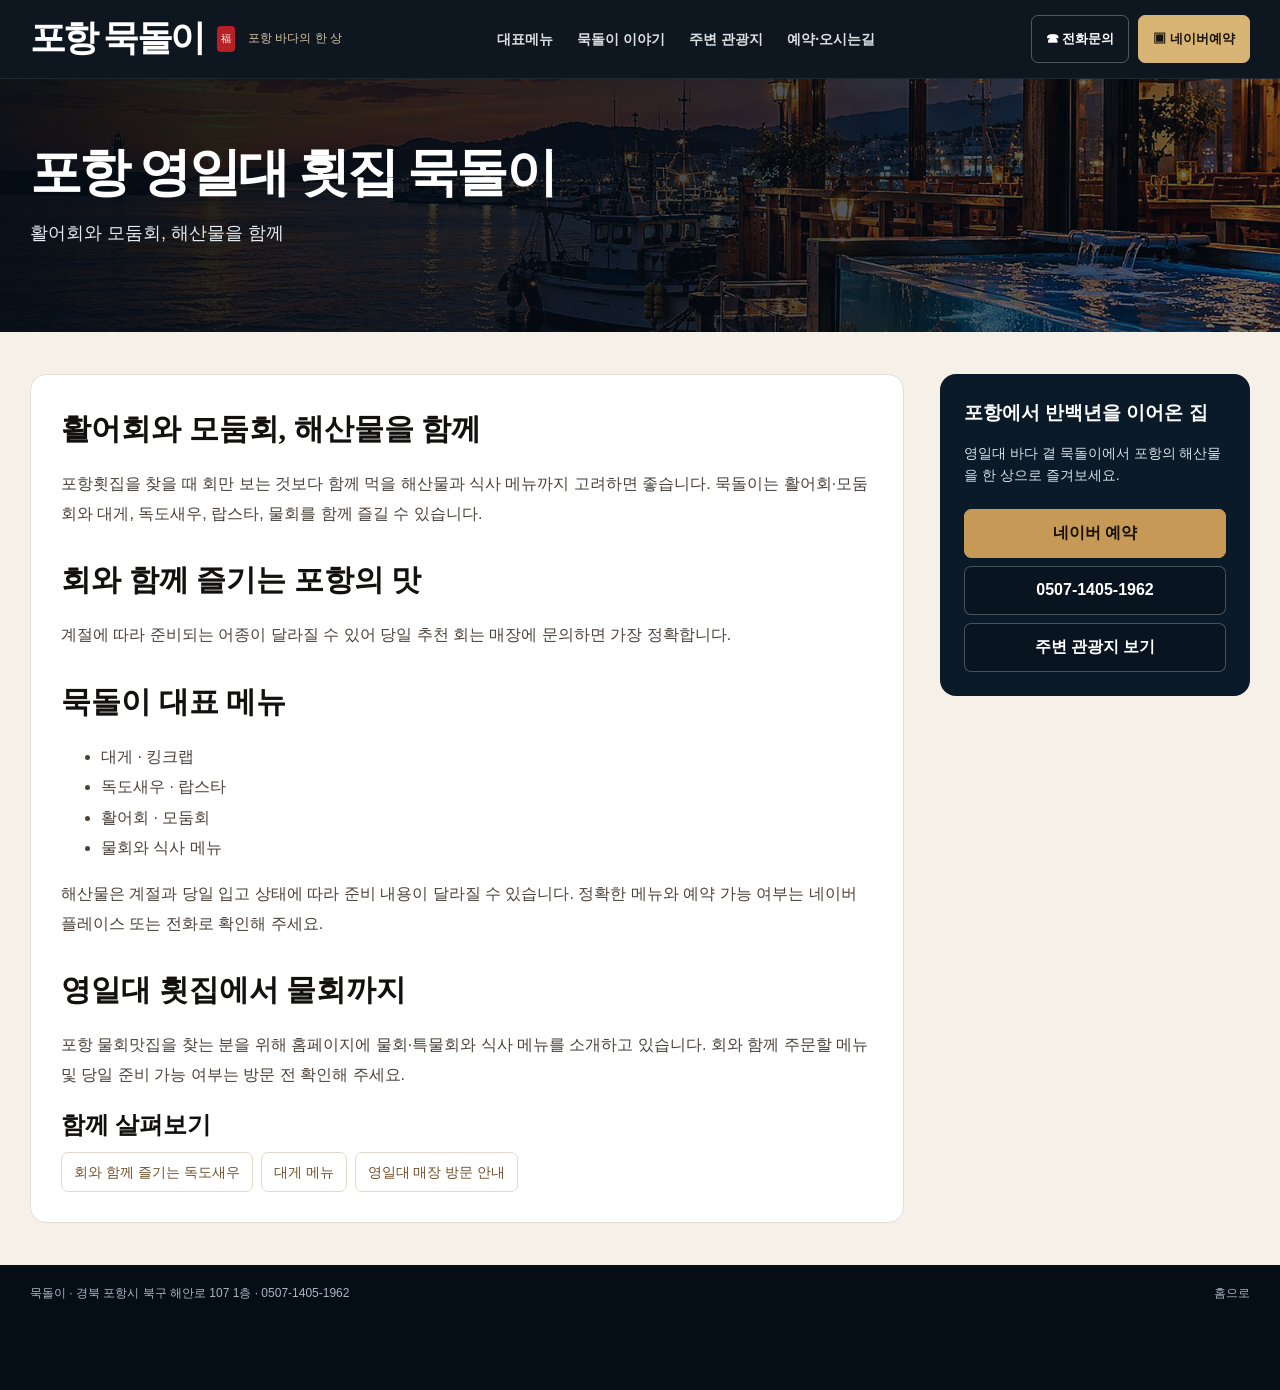
<file: pohang-hoetjip/index.html>
<!doctype html><html lang="ko"><head><meta charset="utf-8"><meta name="viewport" content="width=device-width,initial-scale=1"><title>포항횟집 묵돌이 | 영일대횟집·물회·모둠회</title><link rel="stylesheet" href="../style.css?v=20260929b">
<meta name="description" content="포항 북구 영일대 횟집 묵돌이의 활어회, 모둠회, 물회와 해산물 메뉴, 예약 정보를 확인하세요.">
<meta name="robots" content="index,follow,max-image-preview:large">
<link rel="canonical" href="https://mukdori-pohang.vercel.app/pohang-hoetjip/">
<meta property="og:title" content="포항횟집 묵돌이 | 영일대횟집·물회·모둠회">
<meta property="og:description" content="포항 북구 영일대 횟집 묵돌이의 활어회, 모둠회, 물회와 해산물 메뉴, 예약 정보를 확인하세요.">
<meta property="og:type" content="website">
<meta property="og:url" content="https://mukdori-pohang.vercel.app/pohang-hoetjip/">
<meta property="og:site_name" content="포항 묵돌이">
<meta property="og:locale" content="ko_KR">
<meta property="og:image" content="https://mukdori-pohang.vercel.app/assets/hero.jpg">
<meta property="og:image:alt" content="묵돌이 해산물 한 상 연출 이미지">
<meta name="twitter:card" content="summary_large_image">
<meta name="twitter:title" content="포항횟집 묵돌이 | 영일대횟집·물회·모둠회">
<meta name="twitter:description" content="포항 북구 영일대 횟집 묵돌이의 활어회, 모둠회, 물회와 해산물 메뉴, 예약 정보를 확인하세요.">
<meta name="twitter:image" content="https://mukdori-pohang.vercel.app/assets/hero.jpg">
<script type="application/ld+json">{"@context":"https://schema.org","@graph":[{"@type":"WebPage","@id":"https://mukdori-pohang.vercel.app/pohang-hoetjip/#webpage","url":"https://mukdori-pohang.vercel.app/pohang-hoetjip/","name":"포항횟집 묵돌이 | 영일대횟집·물회·모둠회","description":"포항 북구 영일대 횟집 묵돌이의 활어회, 모둠회, 물회와 해산물 메뉴, 예약 정보를 확인하세요.","inLanguage":"ko-KR","about":{"@id":"https://mukdori-pohang.vercel.app/#restaurant"},"breadcrumb":{"@id":"https://mukdori-pohang.vercel.app/pohang-hoetjip/#breadcrumb"}},{"@type":"BreadcrumbList","@id":"https://mukdori-pohang.vercel.app/pohang-hoetjip/#breadcrumb","itemListElement":[{"@type":"ListItem","position":1,"name":"포항 묵돌이","item":"https://mukdori-pohang.vercel.app/"},{"@type":"ListItem","position":2,"name":"포항횟집 묵돌이","item":"https://mukdori-pohang.vercel.app/pohang-hoetjip/"}]}]}</script>
</head><body><header class="header"><div class="wrap header-inner"><a class="brand" href="../"><span class="brand-logo">포항 묵돌이</span><span class="brand-stamp">福</span><span class="brand-sub">포항 바다의 한 상</span></a><nav class="nav"><a href="../#menu">대표메뉴</a><a href="../#story">묵돌이 이야기</a><a href="../#travel">주변 관광지</a><a href="../#store">예약·오시는길</a></nav><div class="head-actions"><a class="head-btn" href="tel:050714051962">☎ 전화문의</a><a class="head-btn gold" href="https://naver.me/xYQTdLoP" target="_blank" rel="noopener">▣ 네이버예약</a></div></div></header><section class="subhero"><div class="wrap"><h1>포항 영일대 횟집 묵돌이</h1><p>활어회와 모둠회, 해산물을 함께</p></div></section><main class="content"><div class="wrap content-grid"><article class="article"><h2>활어회와 모둠회, 해산물을 함께</h2><p>포항횟집을 찾을 때 회만 보는 것보다 함께 먹을 해산물과 식사 메뉴까지 고려하면 좋습니다. 묵돌이는 활어회·모둠회와 대게, 독도새우, 랍스타, 물회를 함께 즐길 수 있습니다.</p><h2>회와 함께 즐기는 포항의 맛</h2><p>계절에 따라 준비되는 어종이 달라질 수 있어 당일 추천 회는 매장에 문의하면 가장 정확합니다.</p><h2>묵돌이 대표 메뉴</h2><ul><li>대게 · 킹크랩</li><li>독도새우 · 랍스타</li><li>활어회 · 모둠회</li><li>물회와 식사 메뉴</li></ul><p>해산물은 계절과 당일 입고 상태에 따라 준비 내용이 달라질 수 있습니다. 정확한 메뉴와 예약 가능 여부는 네이버 플레이스 또는 전화로 확인해 주세요.</p><h2>영일대 횟집에서 물회까지</h2><p>포항 물회맛집을 찾는 분을 위해 홈페이지에 물회·특물회와 식사 메뉴를 소개하고 있습니다. 회와 함께 주문할 메뉴 및 당일 준비 가능 여부는 방문 전 확인해 주세요.</p><nav class="related-links" aria-label="관련 메뉴와 방문 안내"><h2>함께 살펴보기</h2><div><a href="/pohang-dokdo-shrimp/">회와 함께 즐기는 독도새우</a><a href="/pohang-daegae/">대게 메뉴</a><a href="/yeongildae-matjip/">영일대 매장 방문 안내</a></div></nav></article><aside class="sidebox"><h3>포항에서 반백년을 이어온 집</h3><p>영일대 바다 곁 묵돌이에서 포항의 해산물을 한 상으로 즐겨보세요.</p><a class="btn gold" href="https://naver.me/xYQTdLoP" target="_blank" rel="noopener">네이버 예약</a><a class="btn" href="tel:050714051962">0507-1405-1962</a><a class="btn" href="../#travel">주변 관광지 보기</a></aside></div></main><footer class="footer"><div class="wrap footer-in"><div>묵돌이 · 경북 포항시 북구 해안로 107 1층 · 0507-1405-1962</div><div><a href="../">홈으로</a></div></div></footer><div class="mobile-bar"><a href="tel:050714051962">☎ 전화</a><a href="https://naver.me/xYQTdLoP" target="_blank" rel="noopener">▣ 예약</a><a href="../#store">● 길찾기</a></div></body></html>
</file>
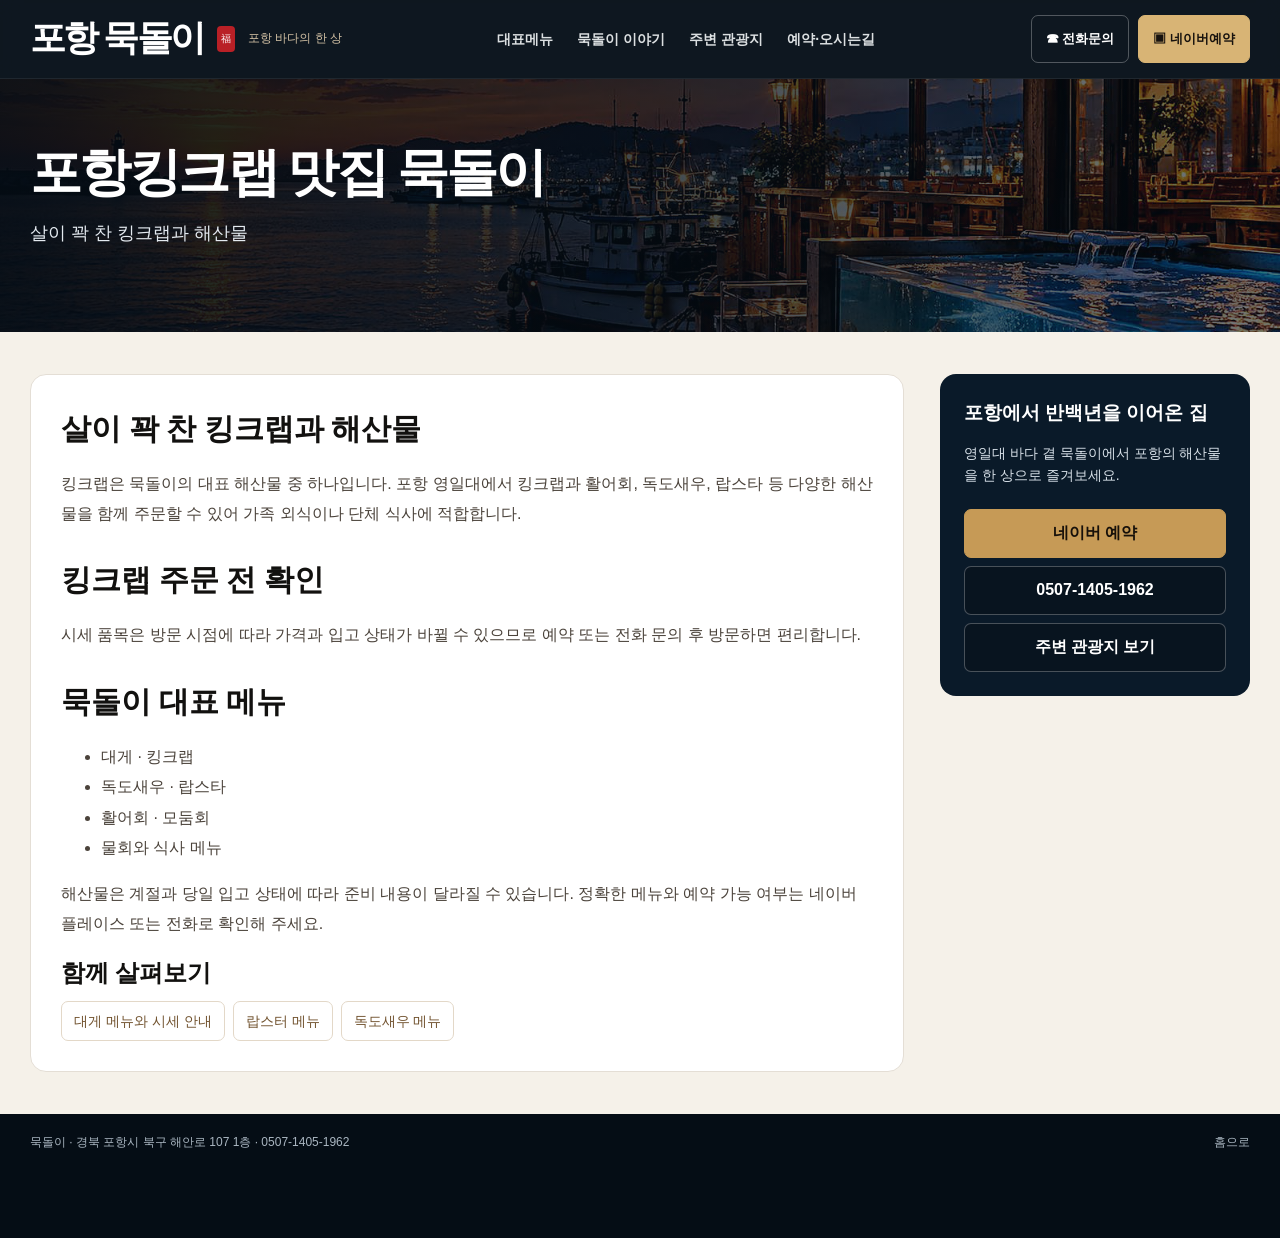
<file: pohang-kingcrab/index.html>
<!doctype html><html lang="ko"><head><meta charset="utf-8"><meta name="viewport" content="width=device-width,initial-scale=1"><title>포항 킹크랩 맛집 묵돌이 | 영일대 해산물</title><link rel="stylesheet" href="../style.css?v=20260929b">
<meta name="description" content="영일대 묵돌이의 킹크랩과 대게, 회, 독도새우 등 해산물 메뉴를 소개합니다.">
<meta name="robots" content="index,follow,max-image-preview:large">
<link rel="canonical" href="https://mukdori-pohang.vercel.app/pohang-kingcrab/">
<meta property="og:title" content="포항 킹크랩 맛집 묵돌이 | 영일대 해산물">
<meta property="og:description" content="영일대 묵돌이의 킹크랩과 대게, 회, 독도새우 등 해산물 메뉴를 소개합니다.">
<meta property="og:type" content="website">
<meta property="og:url" content="https://mukdori-pohang.vercel.app/pohang-kingcrab/">
<meta property="og:site_name" content="포항 묵돌이">
<meta property="og:locale" content="ko_KR">
<meta property="og:image" content="https://mukdori-pohang.vercel.app/assets/hero.jpg">
<meta property="og:image:alt" content="묵돌이 해산물 한 상 연출 이미지">
<meta name="twitter:card" content="summary_large_image">
<meta name="twitter:title" content="포항 킹크랩 맛집 묵돌이 | 영일대 해산물">
<meta name="twitter:description" content="영일대 묵돌이의 킹크랩과 대게, 회, 독도새우 등 해산물 메뉴를 소개합니다.">
<meta name="twitter:image" content="https://mukdori-pohang.vercel.app/assets/hero.jpg">
<script type="application/ld+json">{"@context":"https://schema.org","@graph":[{"@type":"WebPage","@id":"https://mukdori-pohang.vercel.app/pohang-kingcrab/#webpage","url":"https://mukdori-pohang.vercel.app/pohang-kingcrab/","name":"포항 킹크랩 맛집 묵돌이 | 영일대 해산물","description":"영일대 묵돌이의 킹크랩과 대게, 회, 독도새우 등 해산물 메뉴를 소개합니다.","inLanguage":"ko-KR","about":{"@id":"https://mukdori-pohang.vercel.app/#restaurant"},"breadcrumb":{"@id":"https://mukdori-pohang.vercel.app/pohang-kingcrab/#breadcrumb"}},{"@type":"BreadcrumbList","@id":"https://mukdori-pohang.vercel.app/pohang-kingcrab/#breadcrumb","itemListElement":[{"@type":"ListItem","position":1,"name":"포항 묵돌이","item":"https://mukdori-pohang.vercel.app/"},{"@type":"ListItem","position":2,"name":"포항 킹크랩 맛집 묵돌이","item":"https://mukdori-pohang.vercel.app/pohang-kingcrab/"}]}]}</script>
</head><body><header class="header"><div class="wrap header-inner"><a class="brand" href="../"><span class="brand-logo">포항 묵돌이</span><span class="brand-stamp">福</span><span class="brand-sub">포항 바다의 한 상</span></a><nav class="nav"><a href="../#menu">대표메뉴</a><a href="../#story">묵돌이 이야기</a><a href="../#travel">주변 관광지</a><a href="../#store">예약·오시는길</a></nav><div class="head-actions"><a class="head-btn" href="tel:050714051962">☎ 전화문의</a><a class="head-btn gold" href="https://naver.me/xYQTdLoP" target="_blank" rel="noopener">▣ 네이버예약</a></div></div></header><section class="subhero"><div class="wrap"><h1>포항킹크랩 맛집 묵돌이</h1><p>살이 꽉 찬 킹크랩과 해산물</p></div></section><main class="content"><div class="wrap content-grid"><article class="article"><h2>살이 꽉 찬 킹크랩과 해산물</h2><p>킹크랩은 묵돌이의 대표 해산물 중 하나입니다. 포항 영일대에서 킹크랩과 활어회, 독도새우, 랍스타 등 다양한 해산물을 함께 주문할 수 있어 가족 외식이나 단체 식사에 적합합니다.</p><h2>킹크랩 주문 전 확인</h2><p>시세 품목은 방문 시점에 따라 가격과 입고 상태가 바뀔 수 있으므로 예약 또는 전화 문의 후 방문하면 편리합니다.</p><h2>묵돌이 대표 메뉴</h2><ul><li>대게 · 킹크랩</li><li>독도새우 · 랍스타</li><li>활어회 · 모둠회</li><li>물회와 식사 메뉴</li></ul><p>해산물은 계절과 당일 입고 상태에 따라 준비 내용이 달라질 수 있습니다. 정확한 메뉴와 예약 가능 여부는 네이버 플레이스 또는 전화로 확인해 주세요.</p><nav class="related-links" aria-label="관련 메뉴와 방문 안내"><h2>함께 살펴보기</h2><div><a href="/pohang-daegae/">대게 메뉴와 시세 안내</a><a href="/pohang-lobster/">랍스터 메뉴</a><a href="/pohang-dokdo-shrimp/">독도새우 메뉴</a></div></nav></article><aside class="sidebox"><h3>포항에서 반백년을 이어온 집</h3><p>영일대 바다 곁 묵돌이에서 포항의 해산물을 한 상으로 즐겨보세요.</p><a class="btn gold" href="https://naver.me/xYQTdLoP" target="_blank" rel="noopener">네이버 예약</a><a class="btn" href="tel:050714051962">0507-1405-1962</a><a class="btn" href="../#travel">주변 관광지 보기</a></aside></div></main><footer class="footer"><div class="wrap footer-in"><div>묵돌이 · 경북 포항시 북구 해안로 107 1층 · 0507-1405-1962</div><div><a href="../">홈으로</a></div></div></footer><div class="mobile-bar"><a href="tel:050714051962">☎ 전화</a><a href="https://naver.me/xYQTdLoP" target="_blank" rel="noopener">▣ 예약</a><a href="../#store">● 길찾기</a></div></body></html>
</file>
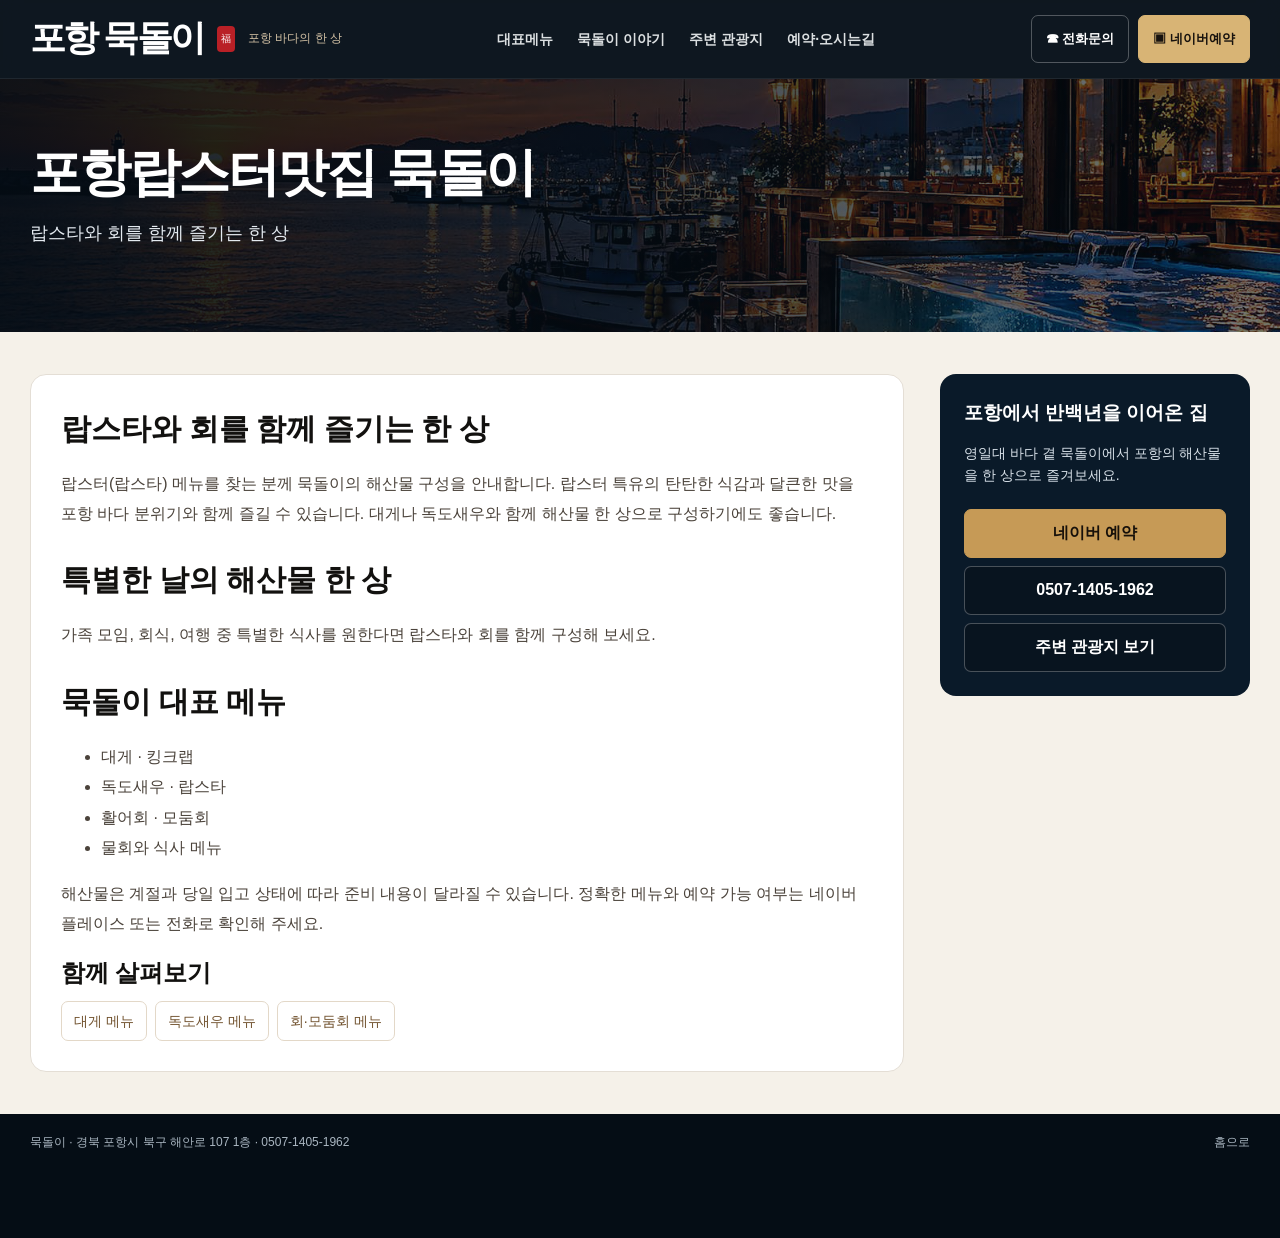
<file: pohang-lobster/index.html>
<!doctype html><html lang="ko"><head><meta charset="utf-8"><meta name="viewport" content="width=device-width,initial-scale=1"><title>포항랍스터맛집 묵돌이 | 영일대 랍스타·해산물</title><link rel="stylesheet" href="../style.css?v=20260929b">
<meta name="description" content="포항 랍스터·랍스타 메뉴를 찾는다면 영일대 묵돌이에서 대게, 독도새우, 활어회와 함께 즐길 메뉴를 확인하세요.">
<meta name="robots" content="index,follow,max-image-preview:large">
<link rel="canonical" href="https://mukdori-pohang.vercel.app/pohang-lobster/">
<meta property="og:title" content="포항랍스터맛집 묵돌이 | 영일대 랍스타·해산물">
<meta property="og:description" content="포항 랍스터·랍스타 메뉴를 찾는다면 영일대 묵돌이에서 대게, 독도새우, 활어회와 함께 즐길 메뉴를 확인하세요.">
<meta property="og:type" content="website">
<meta property="og:url" content="https://mukdori-pohang.vercel.app/pohang-lobster/">
<meta property="og:site_name" content="포항 묵돌이">
<meta property="og:locale" content="ko_KR">
<meta property="og:image" content="https://mukdori-pohang.vercel.app/assets/hero.jpg">
<meta property="og:image:alt" content="묵돌이 해산물 한 상 연출 이미지">
<meta name="twitter:card" content="summary_large_image">
<meta name="twitter:title" content="포항랍스터맛집 묵돌이 | 영일대 랍스타·해산물">
<meta name="twitter:description" content="포항 랍스터·랍스타 메뉴를 찾는다면 영일대 묵돌이에서 대게, 독도새우, 활어회와 함께 즐길 메뉴를 확인하세요.">
<meta name="twitter:image" content="https://mukdori-pohang.vercel.app/assets/hero.jpg">
<script type="application/ld+json">{"@context":"https://schema.org","@graph":[{"@type":"WebPage","@id":"https://mukdori-pohang.vercel.app/pohang-lobster/#webpage","url":"https://mukdori-pohang.vercel.app/pohang-lobster/","name":"포항랍스터맛집 묵돌이 | 영일대 랍스타·해산물","description":"포항 랍스터·랍스타 메뉴를 찾는다면 영일대 묵돌이에서 대게, 독도새우, 활어회와 함께 즐길 메뉴를 확인하세요.","inLanguage":"ko-KR","about":{"@id":"https://mukdori-pohang.vercel.app/#restaurant"},"breadcrumb":{"@id":"https://mukdori-pohang.vercel.app/pohang-lobster/#breadcrumb"}},{"@type":"BreadcrumbList","@id":"https://mukdori-pohang.vercel.app/pohang-lobster/#breadcrumb","itemListElement":[{"@type":"ListItem","position":1,"name":"포항 묵돌이","item":"https://mukdori-pohang.vercel.app/"},{"@type":"ListItem","position":2,"name":"포항랍스터맛집 묵돌이","item":"https://mukdori-pohang.vercel.app/pohang-lobster/"}]}]}</script>
</head><body><header class="header"><div class="wrap header-inner"><a class="brand" href="../"><span class="brand-logo">포항 묵돌이</span><span class="brand-stamp">福</span><span class="brand-sub">포항 바다의 한 상</span></a><nav class="nav"><a href="../#menu">대표메뉴</a><a href="../#story">묵돌이 이야기</a><a href="../#travel">주변 관광지</a><a href="../#store">예약·오시는길</a></nav><div class="head-actions"><a class="head-btn" href="tel:050714051962">☎ 전화문의</a><a class="head-btn gold" href="https://naver.me/xYQTdLoP" target="_blank" rel="noopener">▣ 네이버예약</a></div></div></header><section class="subhero"><div class="wrap"><h1>포항랍스터맛집 묵돌이</h1><p>랍스타와 회를 함께 즐기는 한 상</p></div></section><main class="content"><div class="wrap content-grid"><article class="article"><h2>랍스타와 회를 함께 즐기는 한 상</h2><p>랍스터(랍스타) 메뉴를 찾는 분께 묵돌이의 해산물 구성을 안내합니다. 랍스터 특유의 탄탄한 식감과 달큰한 맛을 포항 바다 분위기와 함께 즐길 수 있습니다. 대게나 독도새우와 함께 해산물 한 상으로 구성하기에도 좋습니다.</p><h2>특별한 날의 해산물 한 상</h2><p>가족 모임, 회식, 여행 중 특별한 식사를 원한다면 랍스타와 회를 함께 구성해 보세요.</p><h2>묵돌이 대표 메뉴</h2><ul><li>대게 · 킹크랩</li><li>독도새우 · 랍스타</li><li>활어회 · 모둠회</li><li>물회와 식사 메뉴</li></ul><p>해산물은 계절과 당일 입고 상태에 따라 준비 내용이 달라질 수 있습니다. 정확한 메뉴와 예약 가능 여부는 네이버 플레이스 또는 전화로 확인해 주세요.</p><nav class="related-links" aria-label="관련 메뉴와 방문 안내"><h2>함께 살펴보기</h2><div><a href="/pohang-daegae/">대게 메뉴</a><a href="/pohang-dokdo-shrimp/">독도새우 메뉴</a><a href="/pohang-hoetjip/">회·모둠회 메뉴</a></div></nav></article><aside class="sidebox"><h3>포항에서 반백년을 이어온 집</h3><p>영일대 바다 곁 묵돌이에서 포항의 해산물을 한 상으로 즐겨보세요.</p><a class="btn gold" href="https://naver.me/xYQTdLoP" target="_blank" rel="noopener">네이버 예약</a><a class="btn" href="tel:050714051962">0507-1405-1962</a><a class="btn" href="../#travel">주변 관광지 보기</a></aside></div></main><footer class="footer"><div class="wrap footer-in"><div>묵돌이 · 경북 포항시 북구 해안로 107 1층 · 0507-1405-1962</div><div><a href="../">홈으로</a></div></div></footer><div class="mobile-bar"><a href="tel:050714051962">☎ 전화</a><a href="https://naver.me/xYQTdLoP" target="_blank" rel="noopener">▣ 예약</a><a href="../#store">● 길찾기</a></div></body></html>
</file>
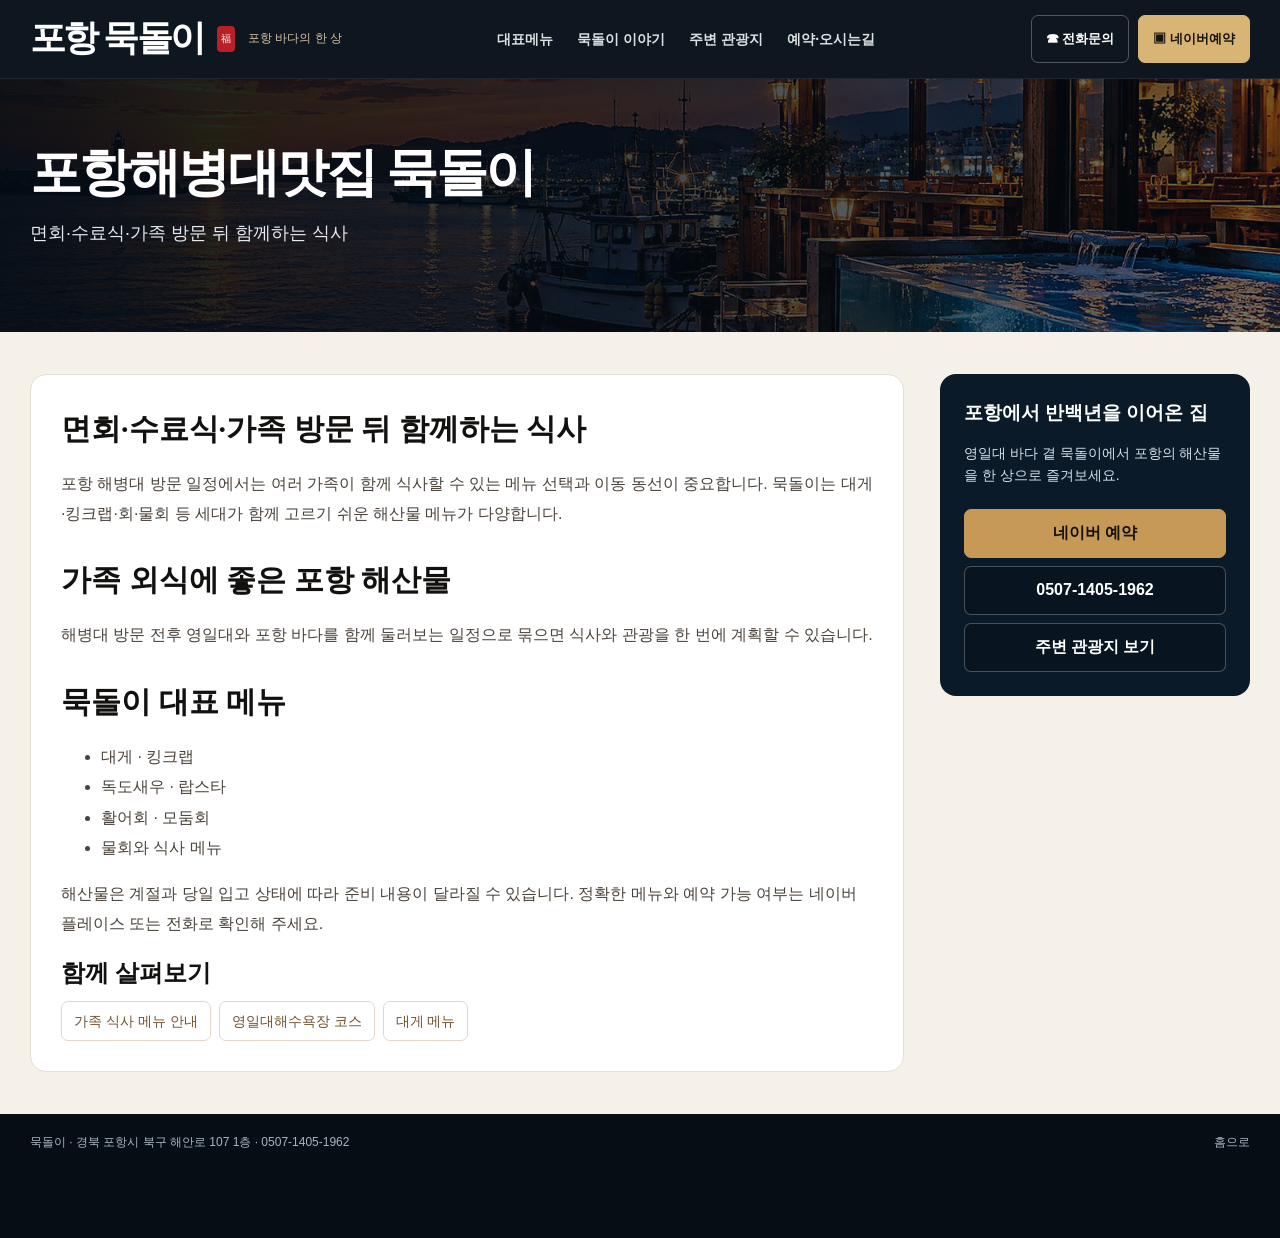
<file: pohang-marine-matjip/index.html>
<!doctype html><html lang="ko"><head><meta charset="utf-8"><meta name="viewport" content="width=device-width,initial-scale=1"><title>포항 해병대 방문 식사 | 영일대 묵돌이</title><link rel="stylesheet" href="../style.css?v=20260929b">
<meta name="description" content="포항 해병대 가족 방문 일정에 맞춰 영일대 묵돌이의 해산물 식사 메뉴와 이동 경로를 확인해 보세요.">
<meta name="robots" content="index,follow,max-image-preview:large">
<link rel="canonical" href="https://mukdori-pohang.vercel.app/pohang-marine-matjip/">
<meta property="og:title" content="포항 해병대 방문 식사 | 영일대 묵돌이">
<meta property="og:description" content="포항 해병대 가족 방문 일정에 맞춰 영일대 묵돌이의 해산물 식사 메뉴와 이동 경로를 확인해 보세요.">
<meta property="og:type" content="website">
<meta property="og:url" content="https://mukdori-pohang.vercel.app/pohang-marine-matjip/">
<meta property="og:site_name" content="포항 묵돌이">
<meta property="og:locale" content="ko_KR">
<meta property="og:image" content="https://mukdori-pohang.vercel.app/assets/hero.jpg">
<meta property="og:image:alt" content="묵돌이 해산물 한 상 연출 이미지">
<meta name="twitter:card" content="summary_large_image">
<meta name="twitter:title" content="포항 해병대 방문 식사 | 영일대 묵돌이">
<meta name="twitter:description" content="포항 해병대 가족 방문 일정에 맞춰 영일대 묵돌이의 해산물 식사 메뉴와 이동 경로를 확인해 보세요.">
<meta name="twitter:image" content="https://mukdori-pohang.vercel.app/assets/hero.jpg">
<script type="application/ld+json">{"@context":"https://schema.org","@graph":[{"@type":"WebPage","@id":"https://mukdori-pohang.vercel.app/pohang-marine-matjip/#webpage","url":"https://mukdori-pohang.vercel.app/pohang-marine-matjip/","name":"포항 해병대 방문 식사 | 영일대 묵돌이","description":"포항 해병대 가족 방문 일정에 맞춰 영일대 묵돌이의 해산물 식사 메뉴와 이동 경로를 확인해 보세요.","inLanguage":"ko-KR","about":{"@id":"https://mukdori-pohang.vercel.app/#restaurant"},"breadcrumb":{"@id":"https://mukdori-pohang.vercel.app/pohang-marine-matjip/#breadcrumb"}},{"@type":"BreadcrumbList","@id":"https://mukdori-pohang.vercel.app/pohang-marine-matjip/#breadcrumb","itemListElement":[{"@type":"ListItem","position":1,"name":"포항 묵돌이","item":"https://mukdori-pohang.vercel.app/"},{"@type":"ListItem","position":2,"name":"포항 해병대 방문 식사","item":"https://mukdori-pohang.vercel.app/pohang-marine-matjip/"}]}]}</script>
</head><body><header class="header"><div class="wrap header-inner"><a class="brand" href="../"><span class="brand-logo">포항 묵돌이</span><span class="brand-stamp">福</span><span class="brand-sub">포항 바다의 한 상</span></a><nav class="nav"><a href="../#menu">대표메뉴</a><a href="../#story">묵돌이 이야기</a><a href="../#travel">주변 관광지</a><a href="../#store">예약·오시는길</a></nav><div class="head-actions"><a class="head-btn" href="tel:050714051962">☎ 전화문의</a><a class="head-btn gold" href="https://naver.me/xYQTdLoP" target="_blank" rel="noopener">▣ 네이버예약</a></div></div></header><section class="subhero"><div class="wrap"><h1>포항해병대맛집 묵돌이</h1><p>면회·수료식·가족 방문 뒤 함께하는 식사</p></div></section><main class="content"><div class="wrap content-grid"><article class="article"><h2>면회·수료식·가족 방문 뒤 함께하는 식사</h2><p>포항 해병대 방문 일정에서는 여러 가족이 함께 식사할 수 있는 메뉴 선택과 이동 동선이 중요합니다. 묵돌이는 대게·킹크랩·회·물회 등 세대가 함께 고르기 쉬운 해산물 메뉴가 다양합니다.</p><h2>가족 외식에 좋은 포항 해산물</h2><p>해병대 방문 전후 영일대와 포항 바다를 함께 둘러보는 일정으로 묶으면 식사와 관광을 한 번에 계획할 수 있습니다.</p><h2>묵돌이 대표 메뉴</h2><ul><li>대게 · 킹크랩</li><li>독도새우 · 랍스타</li><li>활어회 · 모둠회</li><li>물회와 식사 메뉴</li></ul><p>해산물은 계절과 당일 입고 상태에 따라 준비 내용이 달라질 수 있습니다. 정확한 메뉴와 예약 가능 여부는 네이버 플레이스 또는 전화로 확인해 주세요.</p><nav class="related-links" aria-label="관련 메뉴와 방문 안내"><h2>함께 살펴보기</h2><div><a href="/pohang-matjip/">가족 식사 메뉴 안내</a><a href="/yeongildae-beach-matjip/">영일대해수욕장 코스</a><a href="/pohang-daegae/">대게 메뉴</a></div></nav></article><aside class="sidebox"><h3>포항에서 반백년을 이어온 집</h3><p>영일대 바다 곁 묵돌이에서 포항의 해산물을 한 상으로 즐겨보세요.</p><a class="btn gold" href="https://naver.me/xYQTdLoP" target="_blank" rel="noopener">네이버 예약</a><a class="btn" href="tel:050714051962">0507-1405-1962</a><a class="btn" href="../#travel">주변 관광지 보기</a></aside></div></main><footer class="footer"><div class="wrap footer-in"><div>묵돌이 · 경북 포항시 북구 해안로 107 1층 · 0507-1405-1962</div><div><a href="../">홈으로</a></div></div></footer><div class="mobile-bar"><a href="tel:050714051962">☎ 전화</a><a href="https://naver.me/xYQTdLoP" target="_blank" rel="noopener">▣ 예약</a><a href="../#store">● 길찾기</a></div></body></html>
</file>
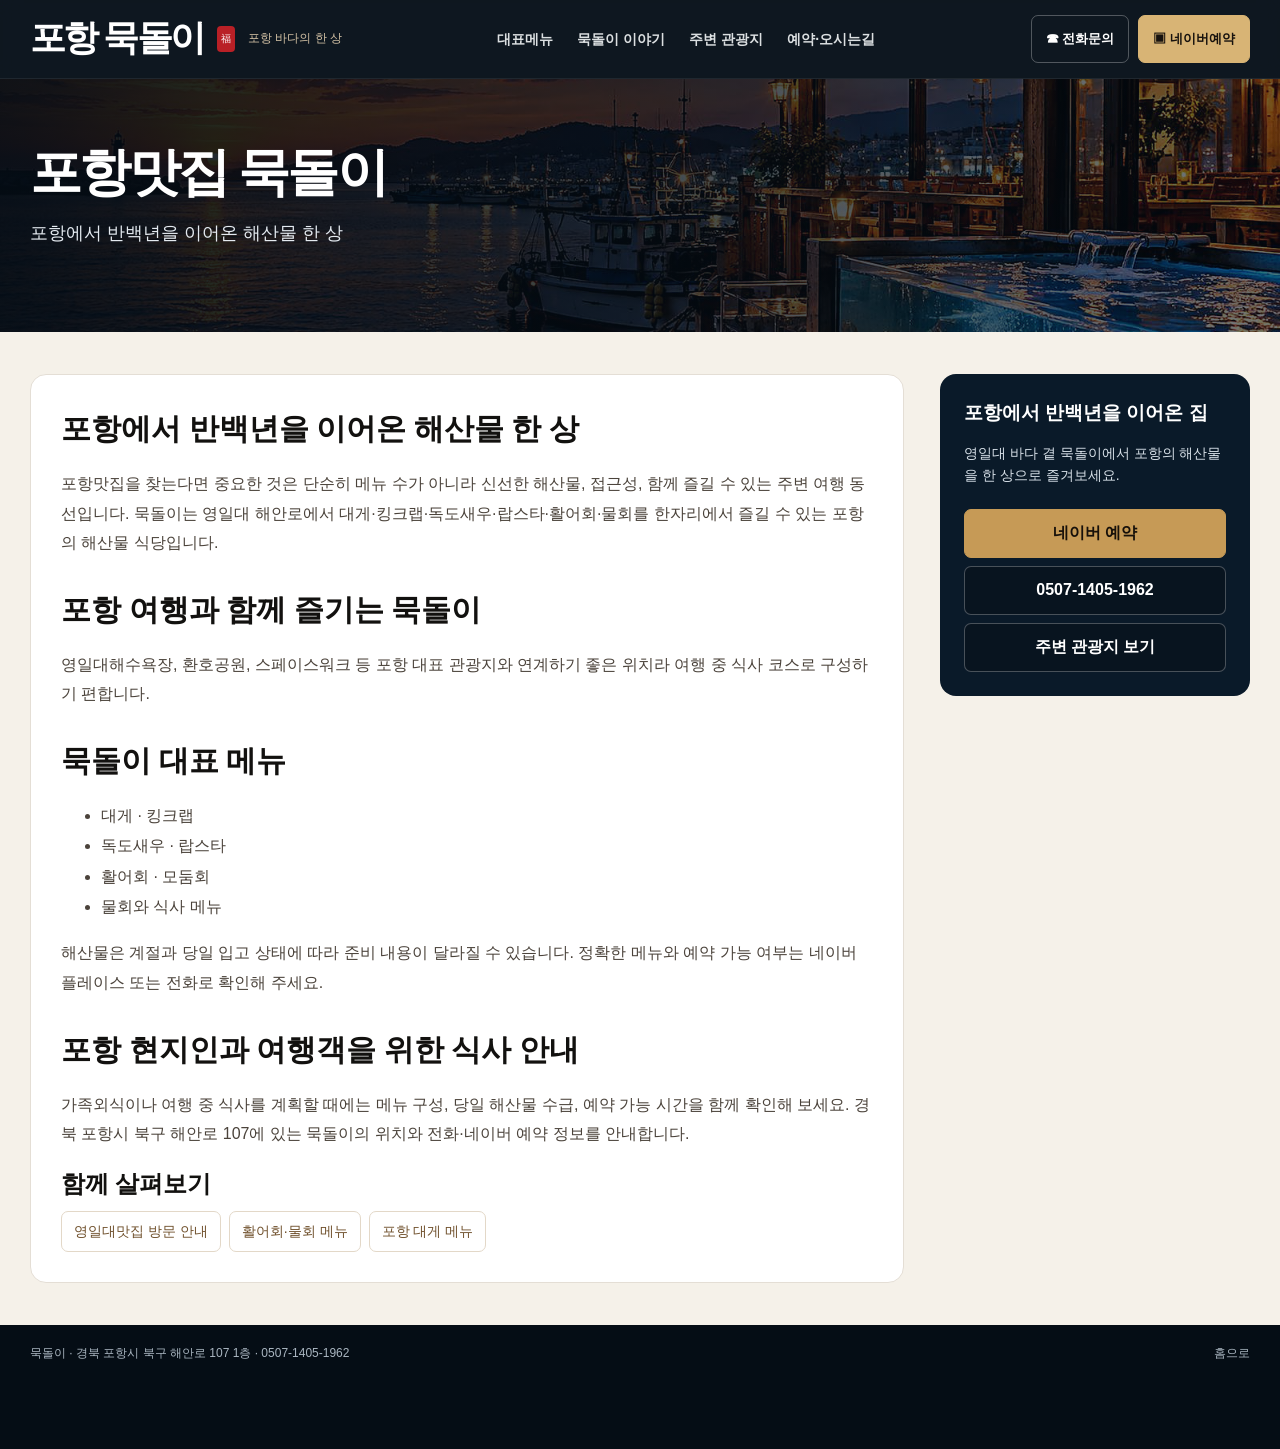
<file: pohang-matjip/index.html>
<!doctype html><html lang="ko"><head><meta charset="utf-8"><meta name="viewport" content="width=device-width,initial-scale=1"><title>포항맛집 묵돌이 | 영일대 대게·물회·횟집</title><link rel="stylesheet" href="../style.css?v=20260929b">
<meta name="description" content="포항맛집을 찾는다면 영일대 묵돌이에서 대게, 독도새우, 활어회, 물회 등 해산물 메뉴와 위치, 예약 안내를 확인하세요.">
<meta name="robots" content="index,follow,max-image-preview:large">
<link rel="canonical" href="https://mukdori-pohang.vercel.app/pohang-matjip/">
<meta property="og:title" content="포항맛집 묵돌이 | 영일대 대게·물회·횟집">
<meta property="og:description" content="포항맛집을 찾는다면 영일대 묵돌이에서 대게, 독도새우, 활어회, 물회 등 해산물 메뉴와 위치, 예약 안내를 확인하세요.">
<meta property="og:type" content="website">
<meta property="og:url" content="https://mukdori-pohang.vercel.app/pohang-matjip/">
<meta property="og:site_name" content="포항 묵돌이">
<meta property="og:locale" content="ko_KR">
<meta property="og:image" content="https://mukdori-pohang.vercel.app/assets/hero.jpg">
<meta property="og:image:alt" content="묵돌이 해산물 한 상 연출 이미지">
<meta name="twitter:card" content="summary_large_image">
<meta name="twitter:title" content="포항맛집 묵돌이 | 영일대 대게·물회·횟집">
<meta name="twitter:description" content="포항맛집을 찾는다면 영일대 묵돌이에서 대게, 독도새우, 활어회, 물회 등 해산물 메뉴와 위치, 예약 안내를 확인하세요.">
<meta name="twitter:image" content="https://mukdori-pohang.vercel.app/assets/hero.jpg">
<script type="application/ld+json">{"@context":"https://schema.org","@graph":[{"@type":"WebPage","@id":"https://mukdori-pohang.vercel.app/pohang-matjip/#webpage","url":"https://mukdori-pohang.vercel.app/pohang-matjip/","name":"포항맛집 묵돌이 | 영일대 대게·물회·횟집","description":"포항맛집을 찾는다면 영일대 묵돌이에서 대게, 독도새우, 활어회, 물회 등 해산물 메뉴와 위치, 예약 안내를 확인하세요.","inLanguage":"ko-KR","about":{"@id":"https://mukdori-pohang.vercel.app/#restaurant"},"breadcrumb":{"@id":"https://mukdori-pohang.vercel.app/pohang-matjip/#breadcrumb"}},{"@type":"BreadcrumbList","@id":"https://mukdori-pohang.vercel.app/pohang-matjip/#breadcrumb","itemListElement":[{"@type":"ListItem","position":1,"name":"포항 묵돌이","item":"https://mukdori-pohang.vercel.app/"},{"@type":"ListItem","position":2,"name":"포항맛집 묵돌이","item":"https://mukdori-pohang.vercel.app/pohang-matjip/"}]}]}</script>
</head><body><header class="header"><div class="wrap header-inner"><a class="brand" href="../"><span class="brand-logo">포항 묵돌이</span><span class="brand-stamp">福</span><span class="brand-sub">포항 바다의 한 상</span></a><nav class="nav"><a href="../#menu">대표메뉴</a><a href="../#story">묵돌이 이야기</a><a href="../#travel">주변 관광지</a><a href="../#store">예약·오시는길</a></nav><div class="head-actions"><a class="head-btn" href="tel:050714051962">☎ 전화문의</a><a class="head-btn gold" href="https://naver.me/xYQTdLoP" target="_blank" rel="noopener">▣ 네이버예약</a></div></div></header><section class="subhero"><div class="wrap"><h1>포항맛집 묵돌이</h1><p>포항에서 반백년을 이어온 해산물 한 상</p></div></section><main class="content"><div class="wrap content-grid"><article class="article"><h2>포항에서 반백년을 이어온 해산물 한 상</h2><p>포항맛집을 찾는다면 중요한 것은 단순히 메뉴 수가 아니라 신선한 해산물, 접근성, 함께 즐길 수 있는 주변 여행 동선입니다. 묵돌이는 영일대 해안로에서 대게·킹크랩·독도새우·랍스타·활어회·물회를 한자리에서 즐길 수 있는 포항의 해산물 식당입니다.</p><h2>포항 여행과 함께 즐기는 묵돌이</h2><p>영일대해수욕장, 환호공원, 스페이스워크 등 포항 대표 관광지와 연계하기 좋은 위치라 여행 중 식사 코스로 구성하기 편합니다.</p><h2>묵돌이 대표 메뉴</h2><ul><li>대게 · 킹크랩</li><li>독도새우 · 랍스타</li><li>활어회 · 모둠회</li><li>물회와 식사 메뉴</li></ul><p>해산물은 계절과 당일 입고 상태에 따라 준비 내용이 달라질 수 있습니다. 정확한 메뉴와 예약 가능 여부는 네이버 플레이스 또는 전화로 확인해 주세요.</p><h2>포항 현지인과 여행객을 위한 식사 안내</h2><p>가족외식이나 여행 중 식사를 계획할 때에는 메뉴 구성, 당일 해산물 수급, 예약 가능 시간을 함께 확인해 보세요. 경북 포항시 북구 해안로 107에 있는 묵돌이의 위치와 전화·네이버 예약 정보를 안내합니다.</p><nav class="related-links" aria-label="관련 메뉴와 방문 안내"><h2>함께 살펴보기</h2><div><a href="/yeongildae-matjip/">영일대맛집 방문 안내</a><a href="/pohang-hoetjip/">활어회·물회 메뉴</a><a href="/pohang-daegae/">포항 대게 메뉴</a></div></nav></article><aside class="sidebox"><h3>포항에서 반백년을 이어온 집</h3><p>영일대 바다 곁 묵돌이에서 포항의 해산물을 한 상으로 즐겨보세요.</p><a class="btn gold" href="https://naver.me/xYQTdLoP" target="_blank" rel="noopener">네이버 예약</a><a class="btn" href="tel:050714051962">0507-1405-1962</a><a class="btn" href="../#travel">주변 관광지 보기</a></aside></div></main><footer class="footer"><div class="wrap footer-in"><div>묵돌이 · 경북 포항시 북구 해안로 107 1층 · 0507-1405-1962</div><div><a href="../">홈으로</a></div></div></footer><div class="mobile-bar"><a href="tel:050714051962">☎ 전화</a><a href="https://naver.me/xYQTdLoP" target="_blank" rel="noopener">▣ 예약</a><a href="../#store">● 길찾기</a></div></body></html>
</file>
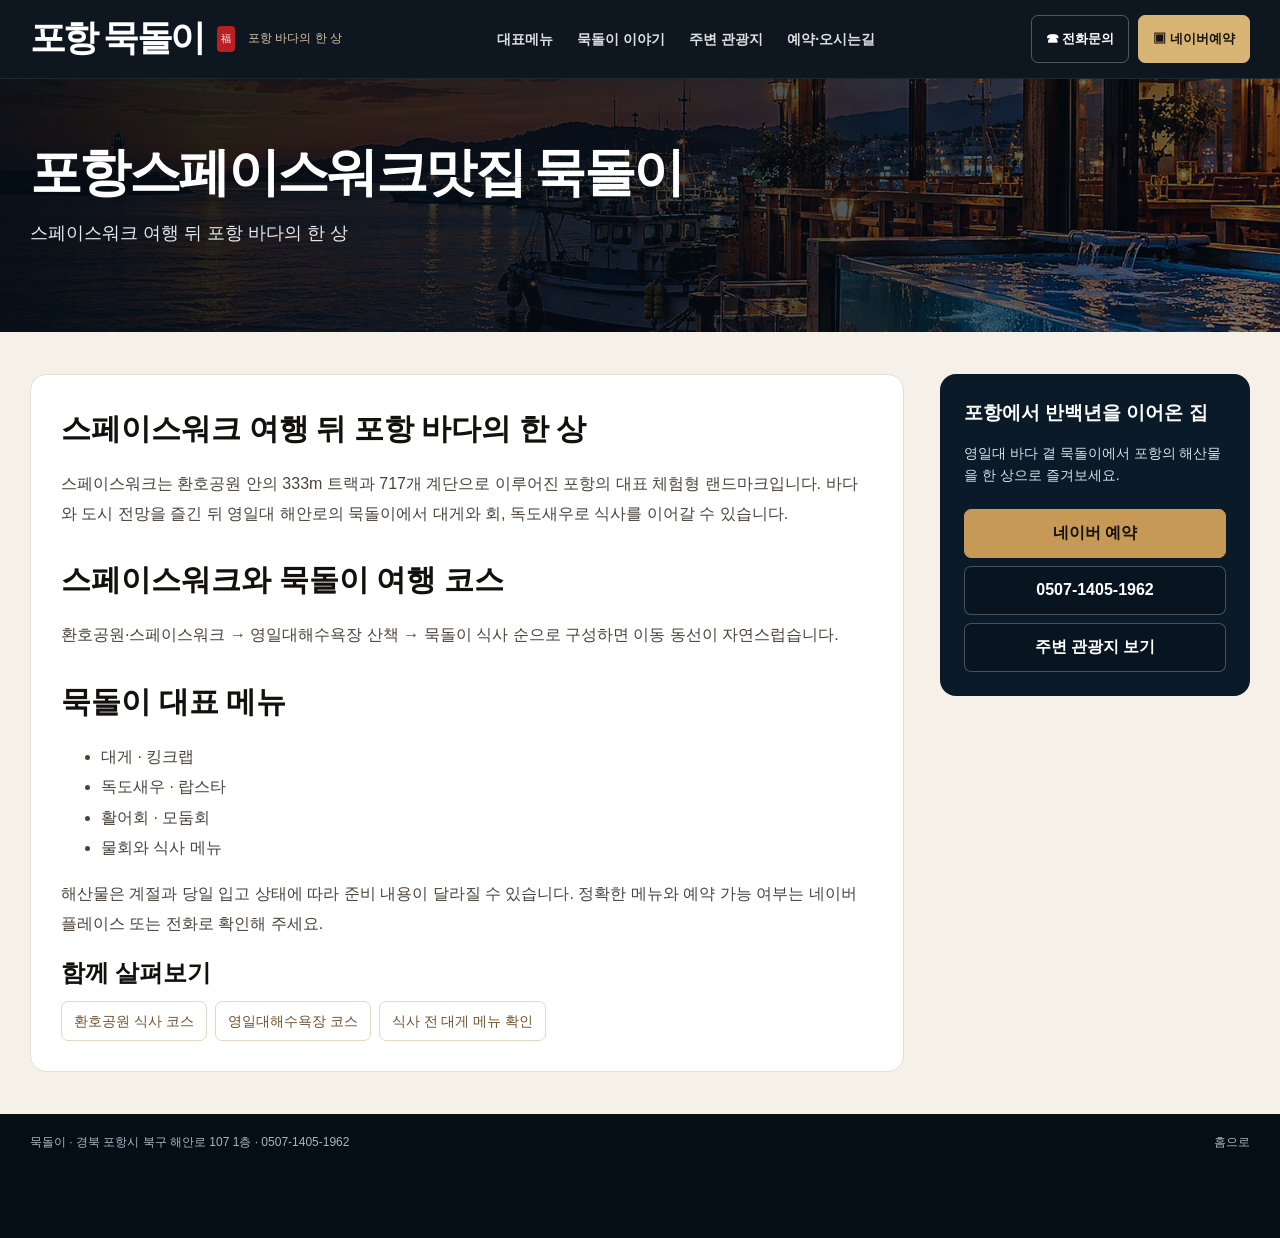
<file: spacewalk-matjip/index.html>
<!doctype html><html lang="ko"><head><meta charset="utf-8"><meta name="viewport" content="width=device-width,initial-scale=1"><title>포항스페이스워크맛집 묵돌이 | 영일대 여행코스</title><link rel="stylesheet" href="../style.css?v=20260929b">
<meta name="description" content="포항 스페이스워크와 환호공원을 둘러본 후 영일대 묵돌이의 대게, 회, 독도새우 메뉴를 확인하세요.">
<meta name="robots" content="index,follow,max-image-preview:large">
<link rel="canonical" href="https://mukdori-pohang.vercel.app/spacewalk-matjip/">
<meta property="og:title" content="포항스페이스워크맛집 묵돌이 | 영일대 여행코스">
<meta property="og:description" content="포항 스페이스워크와 환호공원을 둘러본 후 영일대 묵돌이의 대게, 회, 독도새우 메뉴를 확인하세요.">
<meta property="og:type" content="website">
<meta property="og:url" content="https://mukdori-pohang.vercel.app/spacewalk-matjip/">
<meta property="og:site_name" content="포항 묵돌이">
<meta property="og:locale" content="ko_KR">
<meta property="og:image" content="https://mukdori-pohang.vercel.app/assets/hero.jpg">
<meta property="og:image:alt" content="묵돌이 해산물 한 상 연출 이미지">
<meta name="twitter:card" content="summary_large_image">
<meta name="twitter:title" content="포항스페이스워크맛집 묵돌이 | 영일대 여행코스">
<meta name="twitter:description" content="포항 스페이스워크와 환호공원을 둘러본 후 영일대 묵돌이의 대게, 회, 독도새우 메뉴를 확인하세요.">
<meta name="twitter:image" content="https://mukdori-pohang.vercel.app/assets/hero.jpg">
<script type="application/ld+json">{"@context":"https://schema.org","@graph":[{"@type":"WebPage","@id":"https://mukdori-pohang.vercel.app/spacewalk-matjip/#webpage","url":"https://mukdori-pohang.vercel.app/spacewalk-matjip/","name":"포항스페이스워크맛집 묵돌이 | 영일대 여행코스","description":"포항 스페이스워크와 환호공원을 둘러본 후 영일대 묵돌이의 대게, 회, 독도새우 메뉴를 확인하세요.","inLanguage":"ko-KR","about":{"@id":"https://mukdori-pohang.vercel.app/#restaurant"},"breadcrumb":{"@id":"https://mukdori-pohang.vercel.app/spacewalk-matjip/#breadcrumb"}},{"@type":"BreadcrumbList","@id":"https://mukdori-pohang.vercel.app/spacewalk-matjip/#breadcrumb","itemListElement":[{"@type":"ListItem","position":1,"name":"포항 묵돌이","item":"https://mukdori-pohang.vercel.app/"},{"@type":"ListItem","position":2,"name":"포항스페이스워크맛집 묵돌이","item":"https://mukdori-pohang.vercel.app/spacewalk-matjip/"}]}]}</script>
</head><body><header class="header"><div class="wrap header-inner"><a class="brand" href="../"><span class="brand-logo">포항 묵돌이</span><span class="brand-stamp">福</span><span class="brand-sub">포항 바다의 한 상</span></a><nav class="nav"><a href="../#menu">대표메뉴</a><a href="../#story">묵돌이 이야기</a><a href="../#travel">주변 관광지</a><a href="../#store">예약·오시는길</a></nav><div class="head-actions"><a class="head-btn" href="tel:050714051962">☎ 전화문의</a><a class="head-btn gold" href="https://naver.me/xYQTdLoP" target="_blank" rel="noopener">▣ 네이버예약</a></div></div></header><section class="subhero"><div class="wrap"><h1>포항스페이스워크맛집 묵돌이</h1><p>스페이스워크 여행 뒤 포항 바다의 한 상</p></div></section><main class="content"><div class="wrap content-grid"><article class="article"><h2>스페이스워크 여행 뒤 포항 바다의 한 상</h2><p>스페이스워크는 환호공원 안의 333m 트랙과 717개 계단으로 이루어진 포항의 대표 체험형 랜드마크입니다. 바다와 도시 전망을 즐긴 뒤 영일대 해안로의 묵돌이에서 대게와 회, 독도새우로 식사를 이어갈 수 있습니다.</p><h2>스페이스워크와 묵돌이 여행 코스</h2><p>환호공원·스페이스워크 → 영일대해수욕장 산책 → 묵돌이 식사 순으로 구성하면 이동 동선이 자연스럽습니다.</p><h2>묵돌이 대표 메뉴</h2><ul><li>대게 · 킹크랩</li><li>독도새우 · 랍스타</li><li>활어회 · 모둠회</li><li>물회와 식사 메뉴</li></ul><p>해산물은 계절과 당일 입고 상태에 따라 준비 내용이 달라질 수 있습니다. 정확한 메뉴와 예약 가능 여부는 네이버 플레이스 또는 전화로 확인해 주세요.</p><nav class="related-links" aria-label="관련 메뉴와 방문 안내"><h2>함께 살펴보기</h2><div><a href="/hwanho-park-matjip/">환호공원 식사 코스</a><a href="/yeongildae-beach-matjip/">영일대해수욕장 코스</a><a href="/pohang-daegae/">식사 전 대게 메뉴 확인</a></div></nav></article><aside class="sidebox"><h3>포항에서 반백년을 이어온 집</h3><p>영일대 바다 곁 묵돌이에서 포항의 해산물을 한 상으로 즐겨보세요.</p><a class="btn gold" href="https://naver.me/xYQTdLoP" target="_blank" rel="noopener">네이버 예약</a><a class="btn" href="tel:050714051962">0507-1405-1962</a><a class="btn" href="../#travel">주변 관광지 보기</a></aside></div></main><footer class="footer"><div class="wrap footer-in"><div>묵돌이 · 경북 포항시 북구 해안로 107 1층 · 0507-1405-1962</div><div><a href="../">홈으로</a></div></div></footer><div class="mobile-bar"><a href="tel:050714051962">☎ 전화</a><a href="https://naver.me/xYQTdLoP" target="_blank" rel="noopener">▣ 예약</a><a href="../#store">● 길찾기</a></div></body></html>
</file>
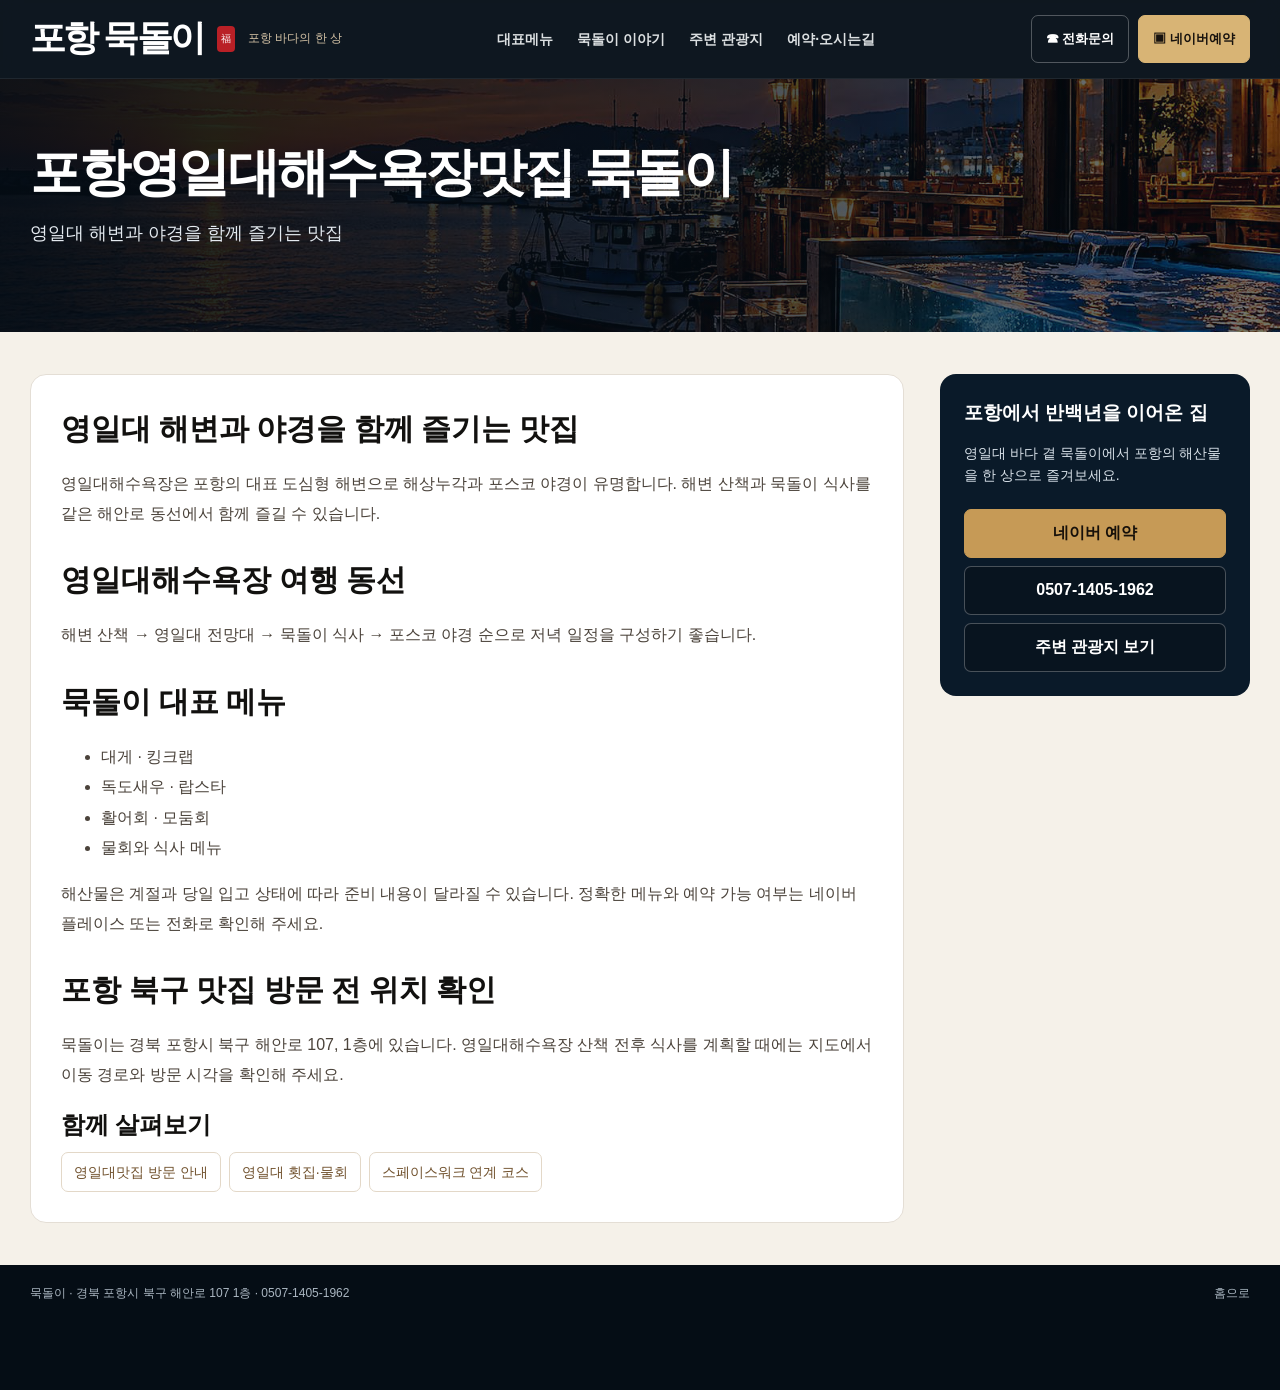
<file: yeongildae-beach-matjip/index.html>
<!doctype html><html lang="ko"><head><meta charset="utf-8"><meta name="viewport" content="width=device-width,initial-scale=1"><title>영일대해수욕장맛집 묵돌이 | 포항북구맛집</title><link rel="stylesheet" href="../style.css?v=20260929b">
<meta name="description" content="영일대해수욕장 인근 포항 북구 묵돌이의 대게, 독도새우, 랍스터, 물회 및 회 메뉴를 확인하세요.">
<meta name="robots" content="index,follow,max-image-preview:large">
<link rel="canonical" href="https://mukdori-pohang.vercel.app/yeongildae-beach-matjip/">
<meta property="og:title" content="영일대해수욕장맛집 묵돌이 | 포항북구맛집">
<meta property="og:description" content="영일대해수욕장 인근 포항 북구 묵돌이의 대게, 독도새우, 랍스터, 물회 및 회 메뉴를 확인하세요.">
<meta property="og:type" content="website">
<meta property="og:url" content="https://mukdori-pohang.vercel.app/yeongildae-beach-matjip/">
<meta property="og:site_name" content="포항 묵돌이">
<meta property="og:locale" content="ko_KR">
<meta property="og:image" content="https://mukdori-pohang.vercel.app/assets/hero.jpg">
<meta property="og:image:alt" content="묵돌이 해산물 한 상 연출 이미지">
<meta name="twitter:card" content="summary_large_image">
<meta name="twitter:title" content="영일대해수욕장맛집 묵돌이 | 포항북구맛집">
<meta name="twitter:description" content="영일대해수욕장 인근 포항 북구 묵돌이의 대게, 독도새우, 랍스터, 물회 및 회 메뉴를 확인하세요.">
<meta name="twitter:image" content="https://mukdori-pohang.vercel.app/assets/hero.jpg">
<script type="application/ld+json">{"@context":"https://schema.org","@graph":[{"@type":"WebPage","@id":"https://mukdori-pohang.vercel.app/yeongildae-beach-matjip/#webpage","url":"https://mukdori-pohang.vercel.app/yeongildae-beach-matjip/","name":"영일대해수욕장맛집 묵돌이 | 포항북구맛집","description":"영일대해수욕장 인근 포항 북구 묵돌이의 대게, 독도새우, 랍스터, 물회 및 회 메뉴를 확인하세요.","inLanguage":"ko-KR","about":{"@id":"https://mukdori-pohang.vercel.app/#restaurant"},"breadcrumb":{"@id":"https://mukdori-pohang.vercel.app/yeongildae-beach-matjip/#breadcrumb"}},{"@type":"BreadcrumbList","@id":"https://mukdori-pohang.vercel.app/yeongildae-beach-matjip/#breadcrumb","itemListElement":[{"@type":"ListItem","position":1,"name":"포항 묵돌이","item":"https://mukdori-pohang.vercel.app/"},{"@type":"ListItem","position":2,"name":"영일대해수욕장맛집 묵돌이","item":"https://mukdori-pohang.vercel.app/yeongildae-beach-matjip/"}]}]}</script>
</head><body><header class="header"><div class="wrap header-inner"><a class="brand" href="../"><span class="brand-logo">포항 묵돌이</span><span class="brand-stamp">福</span><span class="brand-sub">포항 바다의 한 상</span></a><nav class="nav"><a href="../#menu">대표메뉴</a><a href="../#story">묵돌이 이야기</a><a href="../#travel">주변 관광지</a><a href="../#store">예약·오시는길</a></nav><div class="head-actions"><a class="head-btn" href="tel:050714051962">☎ 전화문의</a><a class="head-btn gold" href="https://naver.me/xYQTdLoP" target="_blank" rel="noopener">▣ 네이버예약</a></div></div></header><section class="subhero"><div class="wrap"><h1>포항영일대해수욕장맛집 묵돌이</h1><p>영일대 해변과 야경을 함께 즐기는 맛집</p></div></section><main class="content"><div class="wrap content-grid"><article class="article"><h2>영일대 해변과 야경을 함께 즐기는 맛집</h2><p>영일대해수욕장은 포항의 대표 도심형 해변으로 해상누각과 포스코 야경이 유명합니다. 해변 산책과 묵돌이 식사를 같은 해안로 동선에서 함께 즐길 수 있습니다.</p><h2>영일대해수욕장 여행 동선</h2><p>해변 산책 → 영일대 전망대 → 묵돌이 식사 → 포스코 야경 순으로 저녁 일정을 구성하기 좋습니다.</p><h2>묵돌이 대표 메뉴</h2><ul><li>대게 · 킹크랩</li><li>독도새우 · 랍스타</li><li>활어회 · 모둠회</li><li>물회와 식사 메뉴</li></ul><p>해산물은 계절과 당일 입고 상태에 따라 준비 내용이 달라질 수 있습니다. 정확한 메뉴와 예약 가능 여부는 네이버 플레이스 또는 전화로 확인해 주세요.</p><h2>포항 북구 맛집 방문 전 위치 확인</h2><p>묵돌이는 경북 포항시 북구 해안로 107, 1층에 있습니다. 영일대해수욕장 산책 전후 식사를 계획할 때에는 지도에서 이동 경로와 방문 시각을 확인해 주세요.</p><nav class="related-links" aria-label="관련 메뉴와 방문 안내"><h2>함께 살펴보기</h2><div><a href="/yeongildae-matjip/">영일대맛집 방문 안내</a><a href="/pohang-hoetjip/">영일대 횟집·물회</a><a href="/spacewalk-matjip/">스페이스워크 연계 코스</a></div></nav></article><aside class="sidebox"><h3>포항에서 반백년을 이어온 집</h3><p>영일대 바다 곁 묵돌이에서 포항의 해산물을 한 상으로 즐겨보세요.</p><a class="btn gold" href="https://naver.me/xYQTdLoP" target="_blank" rel="noopener">네이버 예약</a><a class="btn" href="tel:050714051962">0507-1405-1962</a><a class="btn" href="../#travel">주변 관광지 보기</a></aside></div></main><footer class="footer"><div class="wrap footer-in"><div>묵돌이 · 경북 포항시 북구 해안로 107 1층 · 0507-1405-1962</div><div><a href="../">홈으로</a></div></div></footer><div class="mobile-bar"><a href="tel:050714051962">☎ 전화</a><a href="https://naver.me/xYQTdLoP" target="_blank" rel="noopener">▣ 예약</a><a href="../#store">● 길찾기</a></div></body></html>
</file>
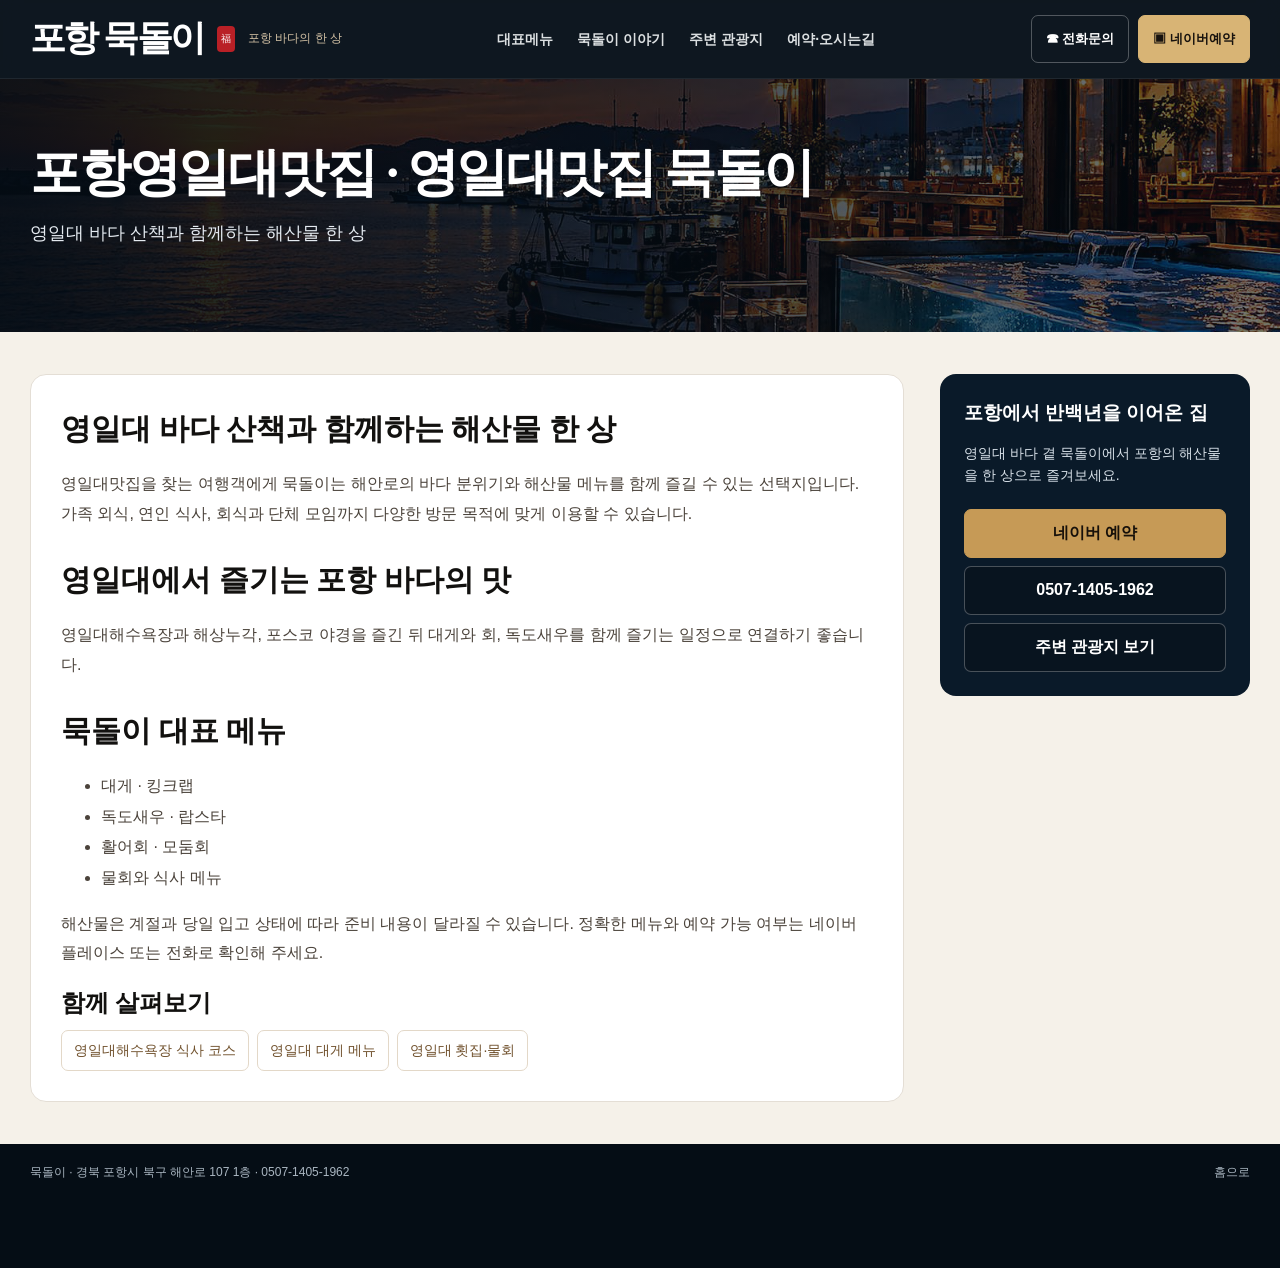
<file: yeongildae-matjip/index.html>
<!doctype html><html lang="ko"><head><meta charset="utf-8"><meta name="viewport" content="width=device-width,initial-scale=1"><title>포항영일대맛집 묵돌이 | 영일대 해산물 맛집</title><link rel="stylesheet" href="../style.css?v=20260929b">
<meta name="description" content="포항 영일대 맛집 묵돌이의 대게, 킹크랩, 독도새우, 활어회, 물회 메뉴와 해안로 매장 위치를 안내합니다.">
<meta name="robots" content="index,follow,max-image-preview:large">
<link rel="canonical" href="https://mukdori-pohang.vercel.app/yeongildae-matjip/">
<meta property="og:title" content="포항영일대맛집 묵돌이 | 영일대 해산물 맛집">
<meta property="og:description" content="포항 영일대 맛집 묵돌이의 대게, 킹크랩, 독도새우, 활어회, 물회 메뉴와 해안로 매장 위치를 안내합니다.">
<meta property="og:type" content="website">
<meta property="og:url" content="https://mukdori-pohang.vercel.app/yeongildae-matjip/">
<meta property="og:site_name" content="포항 묵돌이">
<meta property="og:locale" content="ko_KR">
<meta property="og:image" content="https://mukdori-pohang.vercel.app/assets/hero.jpg">
<meta property="og:image:alt" content="묵돌이 해산물 한 상 연출 이미지">
<meta name="twitter:card" content="summary_large_image">
<meta name="twitter:title" content="포항영일대맛집 묵돌이 | 영일대 해산물 맛집">
<meta name="twitter:description" content="포항 영일대 맛집 묵돌이의 대게, 킹크랩, 독도새우, 활어회, 물회 메뉴와 해안로 매장 위치를 안내합니다.">
<meta name="twitter:image" content="https://mukdori-pohang.vercel.app/assets/hero.jpg">
<script type="application/ld+json">{"@context":"https://schema.org","@graph":[{"@type":"WebPage","@id":"https://mukdori-pohang.vercel.app/yeongildae-matjip/#webpage","url":"https://mukdori-pohang.vercel.app/yeongildae-matjip/","name":"포항영일대맛집 묵돌이 | 영일대 해산물 맛집","description":"포항 영일대 맛집 묵돌이의 대게, 킹크랩, 독도새우, 활어회, 물회 메뉴와 해안로 매장 위치를 안내합니다.","inLanguage":"ko-KR","about":{"@id":"https://mukdori-pohang.vercel.app/#restaurant"},"breadcrumb":{"@id":"https://mukdori-pohang.vercel.app/yeongildae-matjip/#breadcrumb"}},{"@type":"BreadcrumbList","@id":"https://mukdori-pohang.vercel.app/yeongildae-matjip/#breadcrumb","itemListElement":[{"@type":"ListItem","position":1,"name":"포항 묵돌이","item":"https://mukdori-pohang.vercel.app/"},{"@type":"ListItem","position":2,"name":"포항영일대맛집 묵돌이","item":"https://mukdori-pohang.vercel.app/yeongildae-matjip/"}]}]}</script>
</head><body><header class="header"><div class="wrap header-inner"><a class="brand" href="../"><span class="brand-logo">포항 묵돌이</span><span class="brand-stamp">福</span><span class="brand-sub">포항 바다의 한 상</span></a><nav class="nav"><a href="../#menu">대표메뉴</a><a href="../#story">묵돌이 이야기</a><a href="../#travel">주변 관광지</a><a href="../#store">예약·오시는길</a></nav><div class="head-actions"><a class="head-btn" href="tel:050714051962">☎ 전화문의</a><a class="head-btn gold" href="https://naver.me/xYQTdLoP" target="_blank" rel="noopener">▣ 네이버예약</a></div></div></header><section class="subhero"><div class="wrap"><h1>포항영일대맛집 · 영일대맛집 묵돌이</h1><p>영일대 바다 산책과 함께하는 해산물 한 상</p></div></section><main class="content"><div class="wrap content-grid"><article class="article"><h2>영일대 바다 산책과 함께하는 해산물 한 상</h2><p>영일대맛집을 찾는 여행객에게 묵돌이는 해안로의 바다 분위기와 해산물 메뉴를 함께 즐길 수 있는 선택지입니다. 가족 외식, 연인 식사, 회식과 단체 모임까지 다양한 방문 목적에 맞게 이용할 수 있습니다.</p><h2>영일대에서 즐기는 포항 바다의 맛</h2><p>영일대해수욕장과 해상누각, 포스코 야경을 즐긴 뒤 대게와 회, 독도새우를 함께 즐기는 일정으로 연결하기 좋습니다.</p><h2>묵돌이 대표 메뉴</h2><ul><li>대게 · 킹크랩</li><li>독도새우 · 랍스타</li><li>활어회 · 모둠회</li><li>물회와 식사 메뉴</li></ul><p>해산물은 계절과 당일 입고 상태에 따라 준비 내용이 달라질 수 있습니다. 정확한 메뉴와 예약 가능 여부는 네이버 플레이스 또는 전화로 확인해 주세요.</p><nav class="related-links" aria-label="관련 메뉴와 방문 안내"><h2>함께 살펴보기</h2><div><a href="/yeongildae-beach-matjip/">영일대해수욕장 식사 코스</a><a href="/pohang-daegae/">영일대 대게 메뉴</a><a href="/pohang-hoetjip/">영일대 횟집·물회</a></div></nav></article><aside class="sidebox"><h3>포항에서 반백년을 이어온 집</h3><p>영일대 바다 곁 묵돌이에서 포항의 해산물을 한 상으로 즐겨보세요.</p><a class="btn gold" href="https://naver.me/xYQTdLoP" target="_blank" rel="noopener">네이버 예약</a><a class="btn" href="tel:050714051962">0507-1405-1962</a><a class="btn" href="../#travel">주변 관광지 보기</a></aside></div></main><footer class="footer"><div class="wrap footer-in"><div>묵돌이 · 경북 포항시 북구 해안로 107 1층 · 0507-1405-1962</div><div><a href="../">홈으로</a></div></div></footer><div class="mobile-bar"><a href="tel:050714051962">☎ 전화</a><a href="https://naver.me/xYQTdLoP" target="_blank" rel="noopener">▣ 예약</a><a href="../#store">● 길찾기</a></div></body></html>
</file>
<file: style.css>
:root{--navy:#071522;--navy2:#0b2135;--navy3:#102c46;--cream:#f5f1e9;--gold:#d9b477;--gold2:#a77b3d;--red:#c1262c;--ink:#12110f;--muted:#756b5f;--line:rgba(255,255,255,.12);--shadow:0 20px 55px rgba(3,10,17,.25)}
*{box-sizing:border-box}html{scroll-behavior:smooth}body{margin:0;background:var(--cream);color:var(--ink);font-family:-apple-system,BlinkMacSystemFont,"Segoe UI",Roboto,"Noto Sans KR","Apple SD Gothic Neo",sans-serif;line-height:1.6}a{text-decoration:none;color:inherit}button{font:inherit}img{max-width:100%;display:block}.wrap{width:min(1220px,calc(100% - 32px));margin:auto}
.header{position:sticky;top:0;z-index:100;background:rgba(5,14,23,.96);border-bottom:1px solid rgba(255,255,255,.07);backdrop-filter:blur(10px)}.header-inner{height:78px;display:flex;align-items:center;gap:26px}.brand{display:flex;align-items:center;gap:13px;min-width:max-content;color:#fff}.brand-logo{font-family:Georgia,"Times New Roman",serif;font-weight:900;font-size:36px;letter-spacing:-.07em}.brand-stamp{width:18px;height:26px;border-radius:4px;background:#b92026;color:#fff;font-size:10px;display:flex;align-items:center;justify-content:center}.brand-sub{font-size:12px;color:#d5c3a6}.nav{display:flex;gap:24px;align-items:center;justify-content:center;flex:1;color:#f2f5f6;font-weight:700;font-size:14px}.nav a{opacity:.9}.nav a:hover{opacity:1;color:#f6d9a7}.head-actions{display:flex;gap:9px;align-items:center}.head-btn{height:48px;min-width:90px;border:1px solid rgba(255,255,255,.28);border-radius:7px;color:#fff;display:flex;align-items:center;justify-content:center;gap:8px;padding:0 14px;font-weight:800;font-size:13px}.head-btn.gold{background:#d8b475;color:#17120e;border-color:#d8b475}.head-btn.red{background:#b81e25;border-color:#b81e25}
.hero{background:#07111d;color:#fff;position:relative}.hero-inner{min-height:440px;position:relative;overflow:hidden;background:linear-gradient(90deg,rgba(2,9,15,.98) 0%,rgba(3,10,17,.91) 22%,rgba(3,10,17,.42) 48%,rgba(3,10,17,.06) 73%),url('assets/hero.jpg?v=20260929b') right center/cover no-repeat}.hero-copy{width:min(1220px,calc(100% - 32px));margin:auto;padding:54px 0 44px}.hero-kicker{font-family:Georgia,serif;font-size:28px;font-weight:700;letter-spacing:-.04em}.hero-title{font-family:Georgia,"Times New Roman",serif;font-size:88px;line-height:.92;margin:8px 0 18px;letter-spacing:-.075em;font-weight:900}.hero-desc{font-size:19px;color:rgba(255,255,255,.9);max-width:520px;line-height:1.65}.hero-actions{display:flex;gap:12px;margin-top:25px;flex-wrap:wrap}.btn{border-radius:7px;min-height:49px;padding:0 20px;display:inline-flex;align-items:center;justify-content:center;gap:8px;font-weight:800;border:1px solid rgba(255,255,255,.26);color:#fff;background:rgba(8,14,20,.42)}.btn.red{background:#b82127;border-color:#c82b30}.btn.gold{background:#c69a56;border-color:#c69a56;color:#16100a}.btn.dark{background:#09131f}.btn.cream{background:#f6f0e5;color:#17120d;border-color:#e5d6bf}
.quick{background:linear-gradient(180deg,#081c2c 0%,#071522 100%);color:#fff}.quick-grid{display:grid;grid-template-columns:repeat(6,1fr)}.quick-item{text-align:center;padding:20px 10px 18px;border-right:1px solid rgba(255,255,255,.12)}.quick-item:last-child{border-right:0}.quick-icon{font-size:30px;color:#e5c18a}.quick-item b{display:block;font-size:18px;margin-top:7px}.quick-item small{display:block;color:#c7d0d8;margin-top:3px;font-size:12px}
.section{padding:32px 0}.section-head{text-align:center;margin:4px 0 21px}.section-head h2{font-family:Georgia,serif;font-size:34px;line-height:1.1;margin:0;letter-spacing:-.05em}.section-head p{margin:8px 0 0;color:#7a7066}.section-head .rule{display:inline-flex;align-items:center;gap:15px}.section-head .rule:before,.section-head .rule:after{content:"";width:110px;height:1px;background:#b9aa92}
.menu-grid{display:grid;grid-template-columns:repeat(6,1fr);gap:10px}.menu-card{background:#0c1721;color:#fff;border-radius:7px;overflow:hidden;box-shadow:0 10px 22px rgba(0,0,0,.13);position:relative;transition:.2s transform ease}.menu-card:hover{transform:translateY(-4px)}.menu-photo{aspect-ratio:1.1/1;background-size:cover;background-position:center}.menu-body{padding:12px 13px 14px;position:relative}.menu-body b{display:block;font-family:Georgia,serif;font-size:20px;line-height:1.1;letter-spacing:-.03em}.menu-body small{display:block;font-size:12px;color:#d7dde1;margin-top:5px}.arrow-dot{position:absolute;right:12px;top:14px;width:24px;height:24px;border:1px solid #d8b475;border-radius:50%;display:flex;align-items:center;justify-content:center;color:#d8b475;font-size:14px}
.feature-pair{display:grid;grid-template-columns:1.1fr .9fr}.feature{min-height:285px;position:relative;overflow:hidden;color:#fff;background:#0c1925}.feature:before{content:"";position:absolute;inset:0;background:linear-gradient(90deg,rgba(3,9,15,.86),rgba(3,9,15,.34) 55%,rgba(3,9,15,.08));z-index:1}.feature.legacy{background-image:url('assets/legacy.jpg?v=20260929b');background-size:cover;background-position:center right}.feature.tank{background-image:url('assets/tank.jpg?v=20260929b');background-size:cover;background-position:center}.feature-copy{position:absolute;z-index:2;left:34px;bottom:28px;max-width:335px}.feature-copy h3{font-family:Georgia,serif;font-size:30px;line-height:1.1;margin:0 0 10px}.feature-copy p{font-size:15px;color:rgba(255,255,255,.91);margin:0 0 17px}.feature-copy .btn{min-height:42px;font-size:13px}
.travel{background:linear-gradient(180deg,#0b2a4a 0%,#06182b 100%);color:#fff;padding:28px 0 36px;position:relative;overflow:hidden}.travel:before{content:"";position:absolute;inset:0;background:radial-gradient(circle at 70% -20%,rgba(86,137,191,.36),transparent 42%),linear-gradient(180deg,transparent 0%,rgba(4,13,24,.16) 100%)}.travel-inner{position:relative}.travel-head h2{font-family:Georgia,serif;font-size:34px;margin:0;line-height:1.1}.travel-head h2 span{display:block;font-size:47px;margin-top:6px}.travel-head p{margin:7px 0 18px;color:#d9e3ec}.tour-card-grid{display:grid;grid-template-columns:repeat(5,1fr);gap:10px}.tour-card{background:#0b1b2b;border:1px solid rgba(255,255,255,.08);border-radius:7px;overflow:hidden;color:#fff;text-align:left;padding:0;cursor:pointer;transition:.18s}.tour-card:hover,.tour-card.active{border-color:#d8b475;box-shadow:0 0 0 2px rgba(216,180,117,.22)}.tour-photo{aspect-ratio:1.55/1;background-size:cover;background-position:center}.tour-body{padding:12px}.tour-body b{font-size:16px;display:block}.tour-body small{font-size:12px;color:#c7d1dc;display:block;margin-top:3px;line-height:1.5}.tour-detail{display:grid;grid-template-columns:360px 1fr 220px;gap:24px;align-items:center;padding:18px 0 0;border-top:1px solid rgba(255,255,255,.12);margin-top:16px}.detail-image{border-radius:11px;overflow:hidden;min-height:166px;background-size:cover;background-position:center;box-shadow:0 12px 28px rgba(0,0,0,.28)}.detail-text h3{font-family:Georgia,serif;font-size:25px;margin:0 0 8px}.hashes{display:flex;gap:6px;flex-wrap:wrap;margin:8px 0}.hash{font-size:11px;padding:5px 8px;border:1px solid rgba(255,255,255,.22);border-radius:999px;color:#e6edf4}.detail-text p{font-size:14px;color:#d7e0e9;margin:0;line-height:1.75}.detail-meta{display:grid;gap:10px;color:#e6ebf1;font-size:13px}.meta-row{display:flex;gap:8px;align-items:flex-start}.meta-icon{color:#d8b475;font-size:17px;line-height:1}.meta-btn{margin-top:3px;border:1px solid #d8b475;color:#d8b475;border-radius:999px;padding:8px 12px;font-weight:800;text-align:center;display:inline-block}
.visit{padding:30px 0 36px;background:#f4efe7}.visit-grid{display:grid;grid-template-columns:1.05fr .9fr .65fr;gap:26px;align-items:center}.visit h2{font-family:Georgia,serif;font-size:34px;line-height:1.2;margin:0 0 12px}.chips{display:flex;gap:8px;flex-wrap:wrap;margin:14px 0}.chip{font-size:12px;padding:7px 9px;border-radius:999px;background:#eadbc5;color:#71522e;font-weight:800}.visit-info{display:grid;gap:10px;font-size:14px;color:#41382f}.visit-info b{display:block;color:#19130e;font-size:16px}.map-box{height:180px;border-radius:12px;background:linear-gradient(135deg,#e5eef6,#cdddea);position:relative;overflow:hidden}.map-box:before{content:"";position:absolute;inset:0;background-image:linear-gradient(rgba(255,255,255,.65) 1px,transparent 1px),linear-gradient(90deg,rgba(255,255,255,.65) 1px,transparent 1px);background-size:24px 24px}.map-pin{position:absolute;right:16px;bottom:18px;background:#c5272d;color:#fff;font-weight:900;padding:8px 12px;border-radius:999px}.map-label{position:absolute;left:14px;top:16px;background:#0d395e;color:#fff;font-size:11px;padding:6px 9px;border-radius:999px}.seo-band{background:#0a1622;color:#dbe3ea;padding:26px 0}.seo-band h2{font-size:20px;margin:0 0 12px;color:#fff}.seo-links{display:flex;gap:8px;flex-wrap:wrap}.seo-links a{font-size:12px;padding:7px 10px;border:1px solid rgba(255,255,255,.18);border-radius:999px}.seo-links a:hover{border-color:#d8b475;color:#f4dcae}.footer{background:#050d15;color:#aab6c1;padding:19px 0 86px}.footer-in{display:flex;justify-content:space-between;gap:20px;font-size:12px;flex-wrap:wrap}
.mobile-bar{display:none}.sr-only{position:absolute!important;width:1px;height:1px;padding:0;margin:-1px;overflow:hidden;clip:rect(0,0,0,0);white-space:nowrap;border:0}
.subhero{background:linear-gradient(90deg,rgba(4,12,20,.94),rgba(4,12,20,.55)),url('../assets/hero.jpg?v=20260929b') center/cover;color:#fff;padding:66px 0}.subhero h1{font-family:Georgia,serif;font-size:52px;line-height:1.08;margin:0;letter-spacing:-.05em}.subhero p{font-size:18px;max-width:720px;color:#e4eaf0}.content{padding:42px 0}.content-grid{display:grid;grid-template-columns:1fr 310px;gap:36px}.article{background:#fff;border:1px solid #e4ded5;border-radius:16px;padding:30px}.article h2{font-family:Georgia,serif;font-size:30px;margin:28px 0 8px}.article h2:first-child{margin-top:0}.article p{font-size:16px;color:#4b433b;line-height:1.85}.article ul{line-height:1.9;color:#4b433b}.sidebox{background:#0a1a29;color:#fff;border-radius:16px;padding:24px;position:sticky;top:96px;height:max-content}.sidebox h3{margin:0 0 10px}.sidebox p{color:#d7e0e8;font-size:14px}.sidebox .btn{width:100%;margin-top:8px}
@media(max-width:1100px){.nav{display:none}.head-actions .head-btn:first-child{display:none}.hero-title{font-size:72px}.menu-grid{grid-template-columns:repeat(3,1fr)}.tour-card-grid{grid-template-columns:repeat(3,1fr)}.tour-detail{grid-template-columns:300px 1fr}.detail-meta{grid-column:1/-1;grid-template-columns:repeat(3,1fr)}.visit-grid{grid-template-columns:1fr 1fr}.map-box{grid-column:1/-1}.content-grid{grid-template-columns:1fr}.sidebox{position:static}}
@media(max-width:720px){.wrap{width:min(100% - 22px,1220px)}.header-inner{height:66px}.brand-logo{font-size:31px}.brand-sub{display:none}.head-actions{display:none}.hero-inner{min-height:510px;background:linear-gradient(180deg,rgba(2,9,15,.62) 0%,rgba(2,9,15,.77) 50%,rgba(2,9,15,.96) 100%),url('assets/hero.jpg?v=20260929b') 61% center/cover no-repeat}.hero-copy{padding-top:56px}.hero-kicker{font-size:22px}.hero-title{font-size:62px;margin-top:13px}.hero-desc{font-size:17px}.hero-actions{display:grid}.btn{width:100%}.quick-grid{grid-template-columns:repeat(3,1fr)}.quick-item{border-bottom:1px solid rgba(255,255,255,.1)}.section{padding:24px 0}.section-head h2{font-size:30px}.section-head .rule:before,.section-head .rule:after{width:42px}.menu-grid{grid-template-columns:repeat(2,1fr)}.menu-body b{font-size:18px}.feature-pair{grid-template-columns:1fr}.feature{min-height:260px}.feature-copy{left:22px;bottom:22px;max-width:270px}.feature-copy h3{font-size:27px}.travel{padding-top:24px}.travel-head h2{font-size:26px}.travel-head h2 span{font-size:39px}.tour-card-grid{grid-template-columns:1fr 1fr;display:grid;overflow:visible}.tour-card:nth-child(5){grid-column:1/-1}.tour-detail{grid-template-columns:1fr;gap:14px}.detail-image{min-height:210px}.detail-meta{display:grid;grid-template-columns:1fr}.visit-grid{grid-template-columns:1fr}.map-box{grid-column:auto}.visit h2{font-size:29px}.footer{padding-bottom:94px}.mobile-bar{display:grid;grid-template-columns:1fr 1fr 1fr;position:fixed;left:10px;right:10px;bottom:10px;z-index:140;gap:8px;background:rgba(3,10,17,.92);padding:9px;border-radius:14px;box-shadow:0 12px 30px rgba(0,0,0,.25);backdrop-filter:blur(10px)}.mobile-bar a{min-height:45px;color:#fff;border-radius:9px;display:flex;align-items:center;justify-content:center;background:rgba(255,255,255,.07);font-weight:800;font-size:13px}.mobile-bar a:nth-child(2){background:#b82127}.subhero{padding:48px 0;background-position:65% center}.subhero h1{font-size:40px}.article{padding:22px}}

/* section navigation destinations */
#story,#menu,#seafood,#meals,#store,#travel,#gallery{scroll-margin-top:88px}
.story-feature{scroll-margin-top:88px}
.info-section{padding:34px 0 40px;background:#f7f2e9}
.info-card-grid{display:grid;grid-template-columns:repeat(3,1fr);gap:12px}
.info-card{display:block;background:#fff;border:1px solid #e3d8c8;border-radius:10px;padding:20px;box-shadow:0 9px 22px rgba(43,31,17,.06);transition:.18s}
.info-card:hover{transform:translateY(-3px);border-color:#c9a66f}
.info-card b{display:block;font-family:Georgia,serif;font-size:22px;letter-spacing:-.035em;margin-bottom:8px}
.info-card p{margin:0 0 12px;color:#6e6256;font-size:14px;line-height:1.75}
.info-card span{color:#9a6d31;font-weight:800;font-size:13px}
.meal-section{padding:0 0 38px;background:#f7f2e9}
.meal-wrap{display:grid;grid-template-columns:1fr .8fr;background:#0a1a29;color:#fff;border-radius:14px;overflow:hidden;box-shadow:var(--shadow)}
.meal-copy{padding:32px 34px;align-self:center}
.eyebrow-text{color:#d9b477;font-weight:900;font-size:13px;letter-spacing:.12em}
.meal-copy h2{font-family:Georgia,serif;font-size:33px;line-height:1.16;margin:6px 0 12px}
.meal-copy p{color:#d6dee6;font-size:15px;line-height:1.8;margin:0 0 18px}
.meal-tags{display:flex;flex-wrap:wrap;gap:8px;margin-bottom:18px}
.meal-tags span{border:1px solid rgba(255,255,255,.18);border-radius:999px;padding:7px 10px;font-size:12px;color:#eef2f5}
.meal-photo{min-height:310px;background-size:cover;background-position:center}
.gallery-section{padding:34px 0 40px;background:#eee6da}
.gallery-grid{display:grid;grid-template-columns:repeat(4,1fr);grid-auto-rows:190px;gap:10px}
.gallery-item{position:relative;background-size:cover;background-position:center;border-radius:9px;overflow:hidden;box-shadow:0 10px 24px rgba(0,0,0,.1)}
.gallery-item:after{content:"";position:absolute;inset:0;background:linear-gradient(180deg,transparent 45%,rgba(3,9,15,.72))}
.gallery-item span{position:absolute;left:14px;bottom:12px;z-index:2;color:#fff;font-weight:800;font-size:14px}
.gallery-item.wide{grid-column:span 2;grid-row:span 2}
@media(max-width:900px){.info-card-grid{grid-template-columns:repeat(2,1fr)}.meal-wrap{grid-template-columns:1fr}.meal-photo{min-height:260px}.gallery-grid{grid-template-columns:repeat(2,1fr)}}
@media(max-width:560px){.info-card-grid{grid-template-columns:1fr}.gallery-grid{grid-template-columns:1fr;grid-auto-rows:210px}.gallery-item.wide{grid-column:auto;grid-row:auto}.meal-copy{padding:25px 22px}}

/* Interactive seafood menu detail */
.seafood-detail{display:grid;grid-template-columns:minmax(300px,.82fr) 1.18fr;gap:0;margin-top:18px;background:#07182a;color:#fff;border-radius:16px;overflow:hidden;box-shadow:0 18px 38px rgba(6,18,30,.22);scroll-margin-top:96px}
.seafood-detail-media{min-height:330px;background-size:cover;background-position:center}
.seafood-detail-copy{padding:34px 36px;display:flex;flex-direction:column;justify-content:center}
.seafood-detail-copy .eyebrow-text{color:#d6b477;font-weight:900;letter-spacing:.08em;font-size:13px}
.seafood-detail-copy h3{font-family:Georgia,serif;font-size:38px;letter-spacing:-.045em;line-height:1.08;margin:8px 0 13px}
.seafood-detail-copy p{font-size:16px;line-height:1.85;color:#d8e0e8;margin:0 0 17px;max-width:720px}
.seafood-detail-tags{display:flex;gap:7px;flex-wrap:wrap;margin-bottom:22px}
.seafood-detail-tags span{border:1px solid rgba(216,180,117,.42);color:#ead7b6;padding:7px 10px;border-radius:999px;font-size:12px}
.seafood-detail-actions{display:flex;gap:9px;flex-wrap:wrap}
.seafood-detail-actions .btn{width:auto}
@media(max-width:800px){.seafood-detail{grid-template-columns:1fr}.seafood-detail-media{min-height:250px}.seafood-detail-copy{padding:27px 22px}.seafood-detail-copy h3{font-size:30px}.seafood-detail-actions{display:grid;grid-template-columns:1fr}.seafood-detail-actions .btn{width:100%}}

.info-card{font:inherit;text-align:left;cursor:pointer;color:inherit;width:100%}
.info-card.active{border-color:#b58a49;background:#fffaf1;box-shadow:0 12px 28px rgba(143,99,39,.16)}
.seafood-detail-media{display:grid;grid-template-columns:1fr;gap:2px;background:#07121f}
.seafood-detail-media.dual{grid-template-columns:1fr 1fr}
.seafood-detail-media .detail-photo{min-height:330px;background-size:cover;background-position:center}
.seafood-detail.detail-pulse{animation:detailPulse .55s ease}
@keyframes detailPulse{0%{box-shadow:0 0 0 0 rgba(213,176,122,.55)}100%{box-shadow:0 0 0 12px rgba(213,176,122,0)}}
@media(max-width:800px){.seafood-detail-media.dual{grid-template-columns:1fr 1fr}.seafood-detail-media .detail-photo{min-height:230px}}

/* Low-resolution tourism crops removed until licensed full-size photographs are available. */
.tour-card[data-id="museum"] .tour-photo{background-image:none!important;background:linear-gradient(135deg,#17354a,#456a78 55%,#b99767)!important}
.tour-card[data-id="museum"] .tour-photo:after{content:"미술관 사진 준비 중";display:grid;place-items:center;width:100%;height:100%;color:#fff;font-size:14px;font-weight:700}
.tour-detail.no-photo{grid-template-columns:minmax(0,1fr) 260px}
.tour-detail.no-photo .detail-image{display:none}
@media(max-width:800px){.tour-detail.no-photo{grid-template-columns:1fr}}
.photo-credits{margin:14px 0 0;color:#b9c8d6;font-size:11px;line-height:1.6}.photo-credits a{color:#d8b475;text-decoration:underline}

/* SEO visit guide: scoped additions preserve the existing page design. */
#visit-guide .seo-intro{max-width:1000px;font-size:14px;line-height:1.85;color:#c8d3dd;margin:0 0 18px}
#visit-guide .seo-faq{margin-top:24px;max-width:1000px}
#visit-guide .seo-faq h3{font-size:17px;color:#fff;margin:0 0 8px}
#visit-guide details{border-top:1px solid rgba(255,255,255,.15);padding:12px 0;font-size:14px}
#visit-guide summary{cursor:pointer;font-weight:700;color:#e4eaf0}
#visit-guide details p{color:#c8d3dd;margin:10px 0 0;line-height:1.85}
.article .related-links h2{font-size:24px}
.article .related-links>div{display:flex;flex-wrap:wrap;gap:8px}
.article .related-links a{font-size:14px;border:1px solid #e3d8c8;border-radius:7px;padding:8px 12px;color:#71522e}
.article .related-links a:hover,.article .related-links a:focus-visible{border-color:#a77b3d;text-decoration:underline}
</file>
